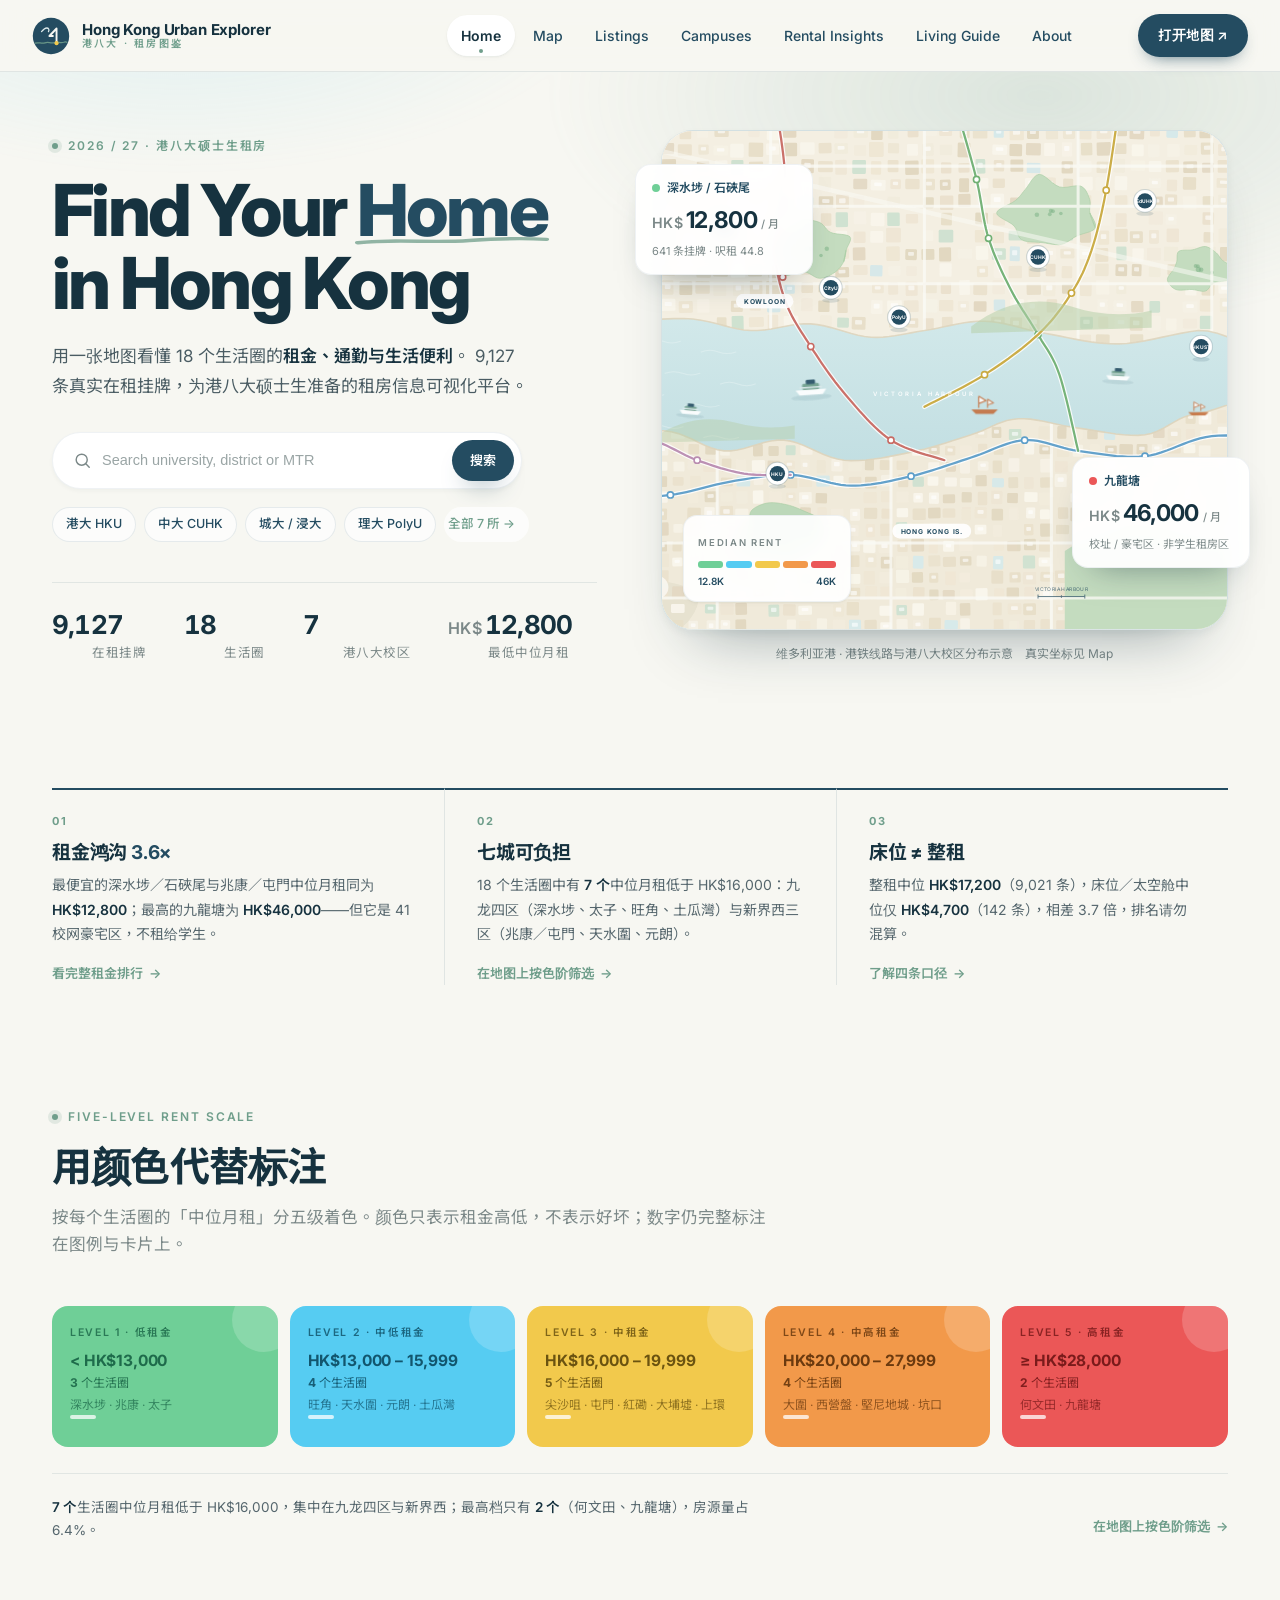
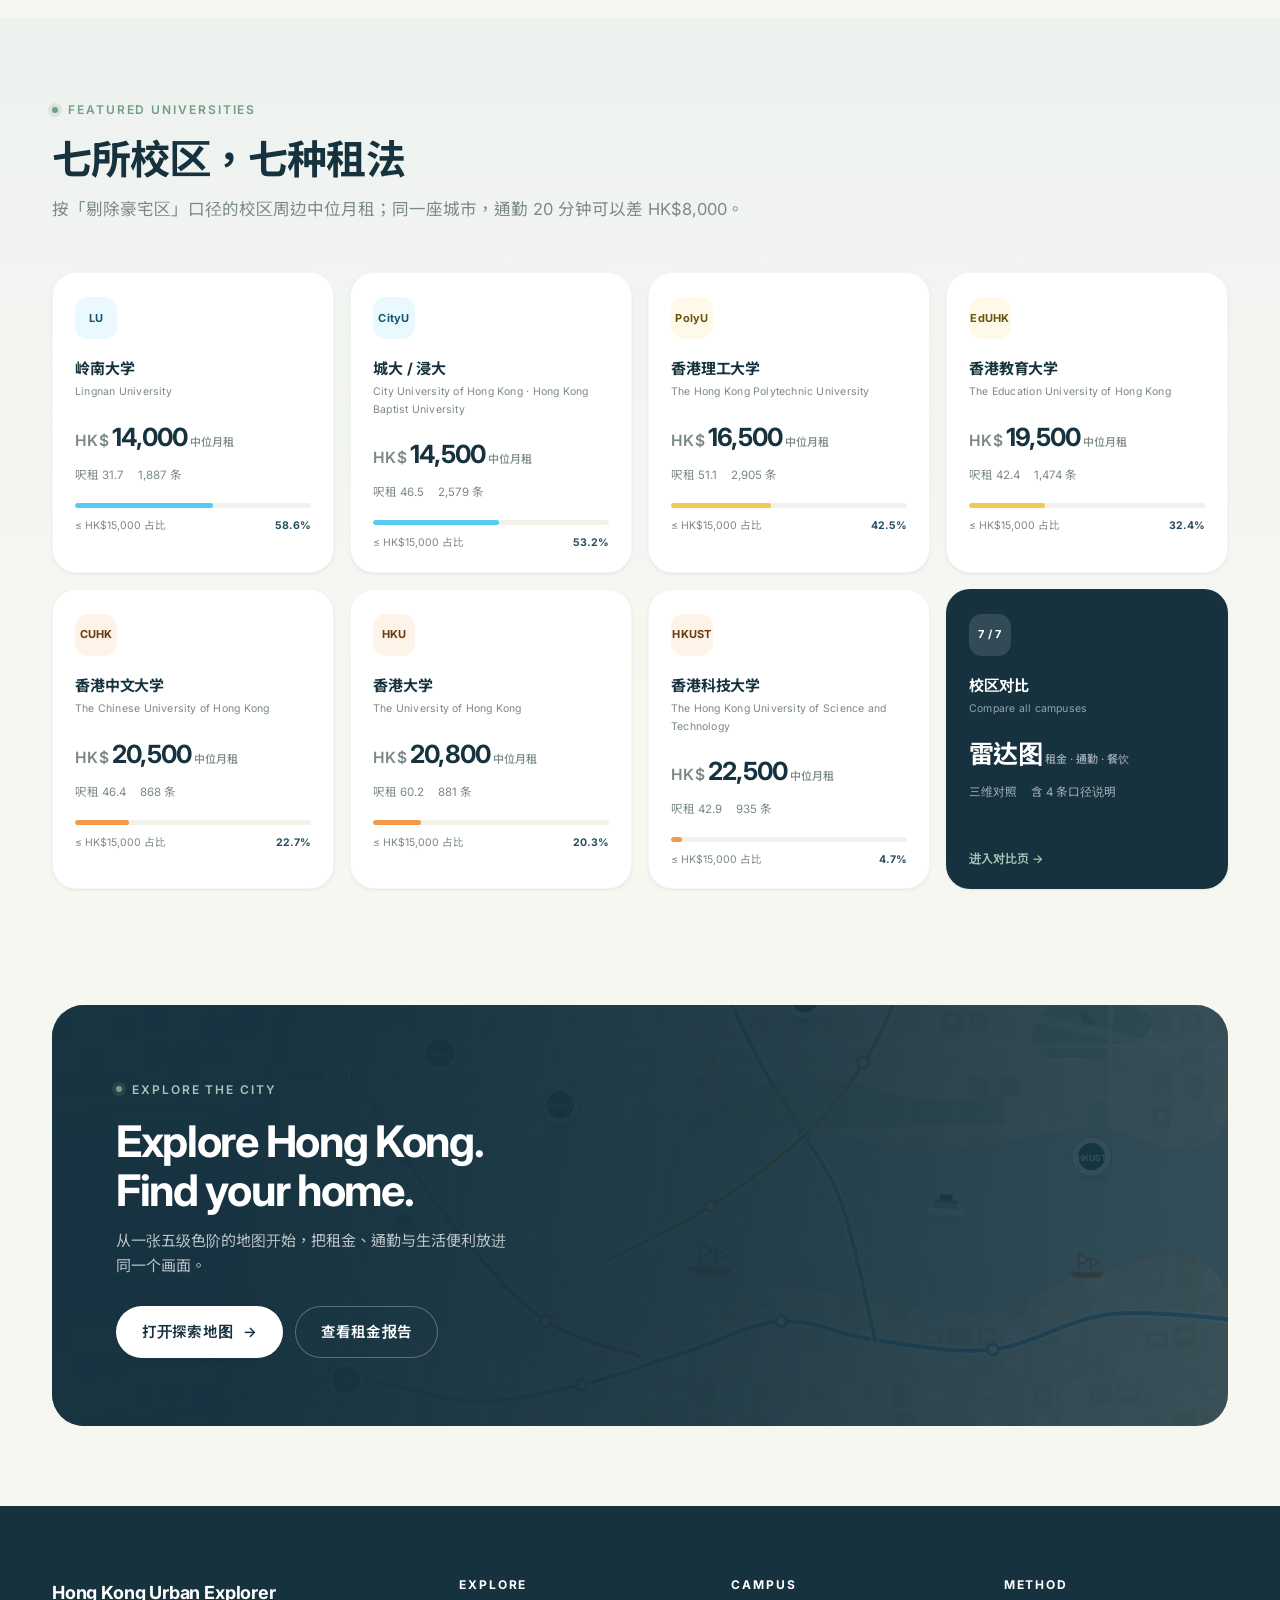
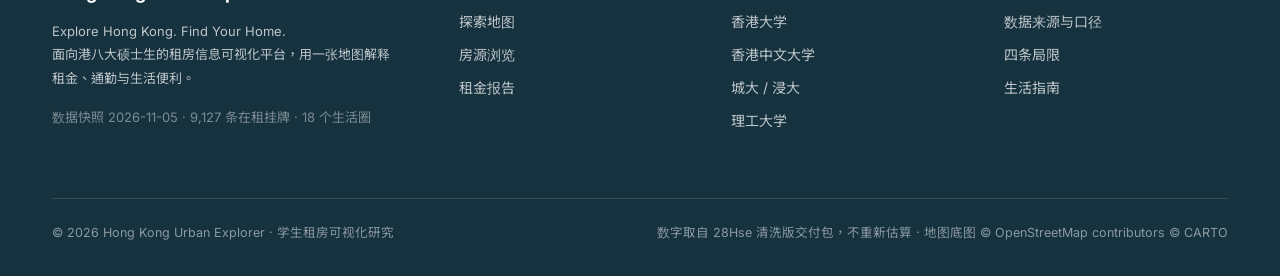
<file: index.html>
<!DOCTYPE html>
<html lang="zh-HK">
<head>
<meta charset="utf-8">
<meta name="viewport" content="width=device-width, initial-scale=1">
<title>Hong Kong Urban Explorer · 港八大租房图鉴</title>
<meta name="description" content="用一张地图看懂香港 18 个生活圈的租金、通勤与生活便利，为港八大硕士生准备的租房信息可视化平台。">
<link rel="stylesheet" href="assets/css/base.css">
<link rel="stylesheet" href="assets/css/home.css">
<link rel="icon" href="data:image/svg+xml,%3Csvg xmlns='http://www.w3.org/2000/svg' viewBox='0 0 48 48'%3E%3Ccircle cx='24' cy='24' r='23' fill='%23244C61'/%3E%3Cpath d='M31 33V14.5l-9 9.5h4.4' stroke='%23F7F7F2' stroke-width='3' fill='none' stroke-linejoin='round'/%3E%3C/svg%3E">
</head>
<body>
<header data-nav></header>

<main>
  <!-- ================= HERO ================= -->
  <section class="hero">
    <div class="hero__glow" aria-hidden="true"></div>
    <div class="wrap hero__grid">
      <div class="hero__copy">
        <span class="eyebrow">2026 / 27 · 港八大硕士生租房</span>
        <h1 class="hero__title">
          Find Your <span class="hl">Home</span><br>
          in Hong Kong
        </h1>
        <p class="hero__lede">
          用一张地图看懂 18 个生活圈的<strong>租金、通勤与生活便利</strong>。
          9,127 条真实在租挂牌，为港八大硕士生准备的租房信息可视化平台。
        </p>

        <form class="search" role="search" onsubmit="location.href='map.html';return false;">
          <span class="search__icon" aria-hidden="true">
            <svg viewBox="0 0 24 24" fill="none" stroke="currentColor" stroke-width="1.8"><circle cx="11" cy="11" r="7"/><path d="m16.5 16.5 4 4" stroke-linecap="round"/></svg>
          </span>
          <input class="search__input" type="search" placeholder="Search university, district or MTR" aria-label="搜索学校、地区或地点">
          <button class="btn btn--primary btn--sm search__btn" type="submit">搜索</button>
        </form>

        <div class="hero__chips" aria-label="快速入口">
          <a class="quick" href="campus.html?c=HKU">港大 HKU</a>
          <a class="quick" href="campus.html?c=CUHK">中大 CUHK</a>
          <a class="quick" href="campus.html?c=CityU%2FHKBU">城大 / 浸大</a>
          <a class="quick" href="campus.html?c=PolyU">理大 PolyU</a>
          <a class="quick quick--more" href="campus.html">全部 7 所 →</a>
        </div>

        <dl class="hero__stats">
          <div class="stat">
            <dt class="stat__value num" data-count="9127">9,127</dt>
            <dd class="stat__label">在租挂牌</dd>
          </div>
          <div class="stat">
            <dt class="stat__value num" data-count="18">18</dt>
            <dd class="stat__label">生活圈</dd>
          </div>
          <div class="stat">
            <dt class="stat__value num" data-count="7">7</dt>
            <dd class="stat__label">港八大校区</dd>
          </div>
          <div class="stat">
            <dt class="stat__value num"><span class="hk">HK$</span>12,800</dt>
            <dd class="stat__label">最低中位月租</dd>
          </div>
        </dl>
      </div>

      <div class="hero__art">
        <div class="map-sheet" id="heroSheet">
          <div class="map-sheet__ticks"><span></span><span></span><span></span><span></span></div>
          <div class="hero__poster" id="posterHost"></div>
        </div>

        <div class="float-card float-card--a" data-level="1">
            <div class="float-card__top"><i class="dot" style="background:#6FCF97"></i><span>深水埗 / 石硤尾</span></div>
            <div class="float-card__value"><span class="hk">HK$</span>12,800<span class="unit">/ 月</span></div>
            <div class="float-card__meta">641 条挂牌 · 呎租 44.8</div>
          </div>

          <div class="float-card float-card--b" data-level="5">
            <div class="float-card__top"><i class="dot" style="background:#EB5757"></i><span>九龍塘</span></div>
            <div class="float-card__value"><span class="hk">HK$</span>46,000<span class="unit">/ 月</span></div>
            <div class="float-card__meta">校址 / 豪宅区 · 非学生租房区</div>
          </div>

          <div class="float-legend">
            <span class="float-legend__title">Median rent</span>
            <div class="float-legend__bar">
              <i style="background:#6FCF97"></i><i style="background:#56CCF2"></i><i style="background:#F2C94C"></i><i style="background:#F2994A"></i><i style="background:#EB5757"></i>
            </div>
            <div class="float-legend__ends"><span>12.8K</span><span>46K</span></div>
          </div>

        <p class="hero__caption">维多利亚港 · 港铁线路与港八大校区分布示意　<span class="muted">现实坐标见 Explore Map</span></p>
      </div>
    </div>
  </section>

  <!-- ================= KEY FINDINGS ================= -->
  <section class="section section--tight" id="findings">
    <div class="wrap">
      <div class="findings">
        <article class="find reveal">
          <span class="find__idx">01</span>
          <h3>租金鸿沟 <span class="num">3.6×</span></h3>
          <p>最便宜的深水埗／石硤尾与兆康／屯門中位月租同为 <b>HK$12,800</b>；最高的九龍塘为 <b>HK$46,000</b>——但它是 41 校网豪宅区，不租给学生。</p>
          <a class="link-arrow" href="insights.html">看完整租金排行 <span>→</span></a>
        </article>
        <article class="find reveal">
          <span class="find__idx">02</span>
          <h3>七城可负担</h3>
          <p>18 个生活圈中有 <b>7 个</b>中位月租低于 HK$16,000：九龙四区（深水埗、太子、旺角、土瓜灣）与新界西三区（兆康／屯門、天水圍、元朗）。</p>
          <a class="link-arrow" href="map.html">在地图上按色阶筛选 <span>→</span></a>
        </article>
        <article class="find reveal">
          <span class="find__idx">03</span>
          <h3>床位 ≠ 整租</h3>
          <p>整租中位 <b>HK$17,200</b>（9,021 条），床位／太空舱中位仅 <b>HK$4,700</b>（142 条），相差 3.7 倍，排名请勿混算。</p>
          <a class="link-arrow" href="about.html#caveats">了解四条口径 <span>→</span></a>
        </article>
      </div>
    </div>
  </section>

  <!-- ================= LEVEL LEGEND ================= -->
  <section class="section" id="scale">
    <div class="wrap">
      <div class="section-head">
        <span class="eyebrow">Five-level rent scale</span>
        <h2>用颜色代替标注</h2>
        <p>按每个生活圈的「中位月租」分五级着色。颜色只表示租金高低，不表示好坏；数字仍完整标注在图例与卡片上。</p>
      </div>

      <div class="scale" id="scaleRail"></div>

      <div class="scale-foot" id="scaleFoot"></div>
    </div>
  </section>

  <!-- ================= UNIVERSITIES ================= -->
  <section class="section" id="universities" style="background:linear-gradient(180deg,rgba(220,233,234,.34),rgba(220,233,234,0) 70%)">
    <div class="wrap">
      <div class="section-head">
        <span class="eyebrow">Featured universities</span>
        <h2>七所校区，七种租法</h2>
        <p>按「剔除豪宅区」口径的校区周边中位月租；同一座城市，通勤 20 分钟可以差 HK$8,000。</p>
      </div>
      <div class="uni-grid" id="uniGrid"></div>
    </div>
  </section>

  <!-- ================= CTA ================= -->
  <section class="section section--tight">
    <div class="wrap">
      <div class="cta">
        <div class="cta__bg" id="ctaPoster" aria-hidden="true"></div>
        <div class="cta__inner">
          <span class="eyebrow" style="color:#A8C4B6">Explore the city</span>
          <h2>Explore Hong Kong.<br>Find your home.</h2>
          <p>从一张五级色阶的地图开始，把租金、通勤与生活便利放进同一个画面。</p>
          <div class="cta__actions">
            <a class="btn btn--light" href="map.html">打开探索地图 <span class="btn__arrow">→</span></a>
            <a class="btn btn--ghost" style="color:#fff;box-shadow:inset 0 0 0 1px rgba(255,255,255,.28)" href="insights.html">查看租金报告</a>
          </div>
        </div>
      </div>
    </div>
  </section>
</main>

<footer data-footer></footer>

<script src="data/meta.js"></script>
<script src="data/areas.js"></script>
<script src="data/campuses.js"></script>
<script src="assets/js/app.js"></script>
<script src="assets/js/art.js"></script>
<script src="assets/js/home.js"></script>
</body>
</html>
</file>
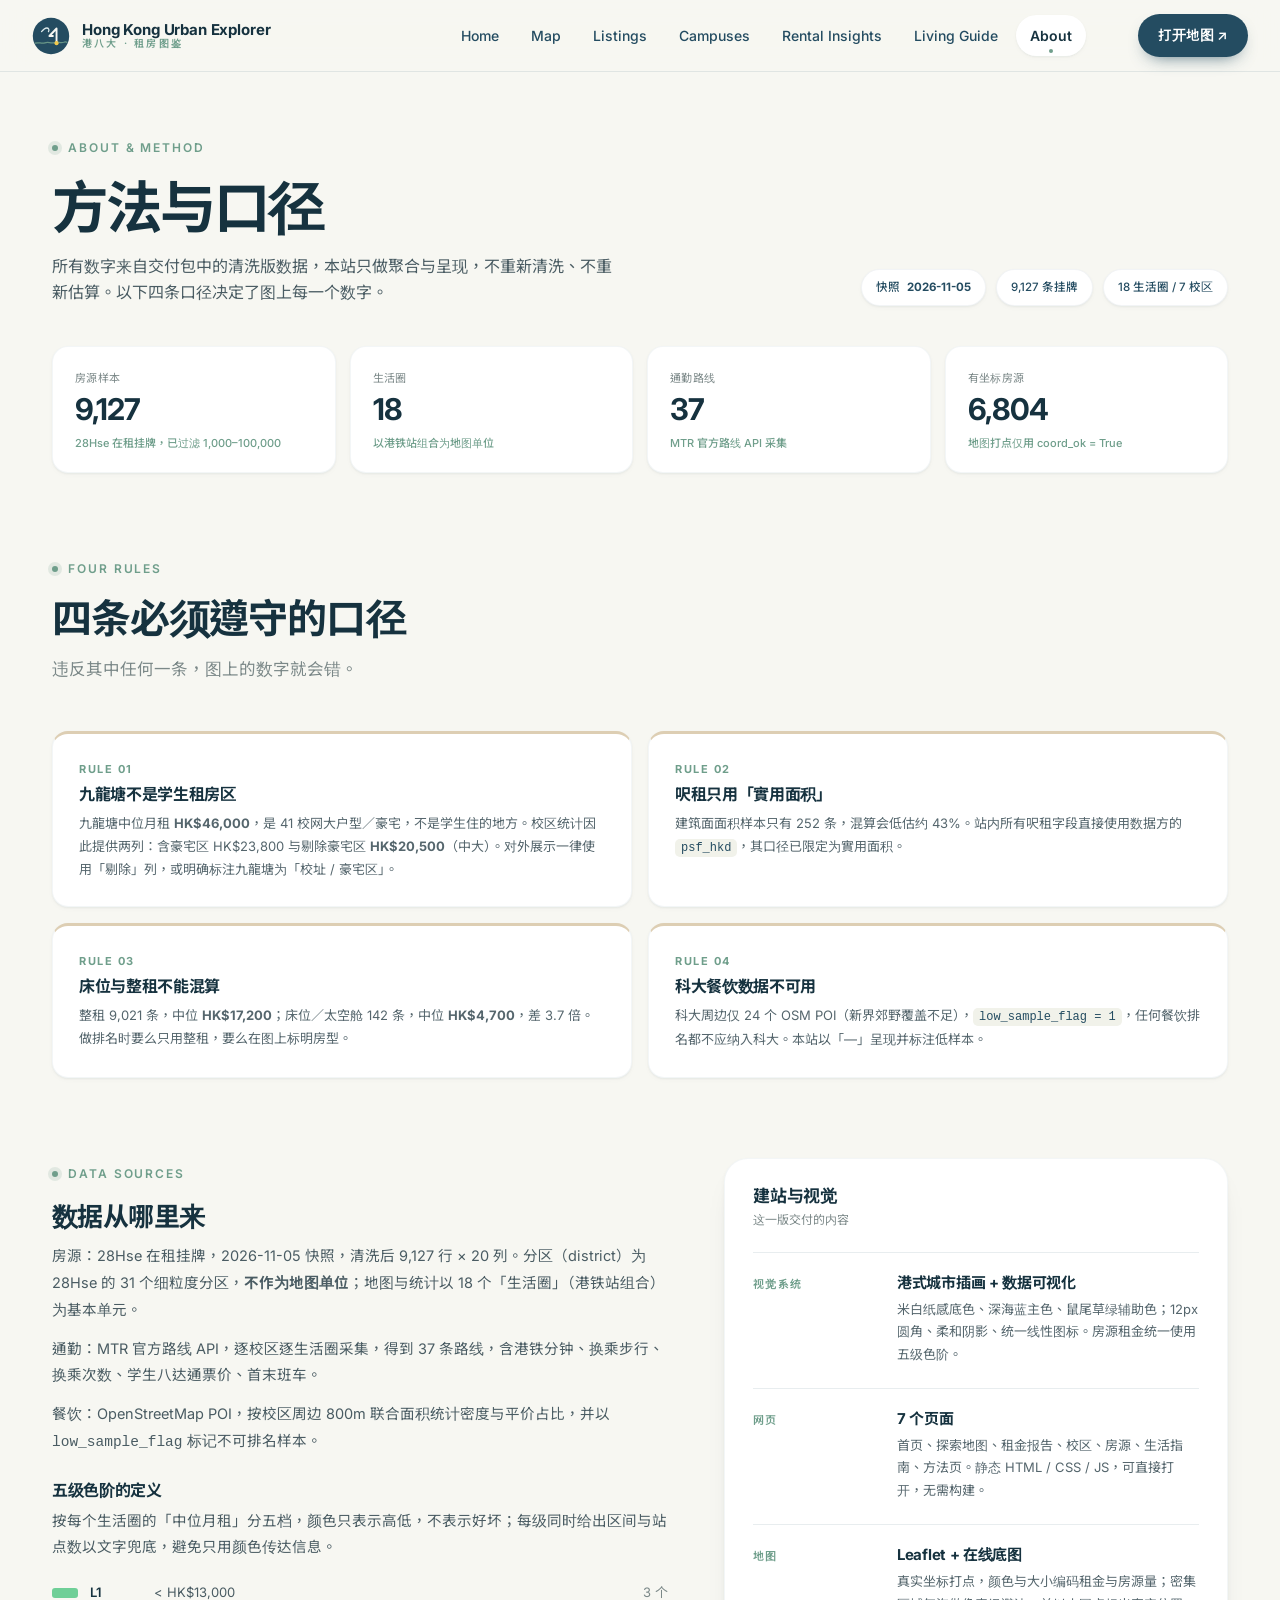
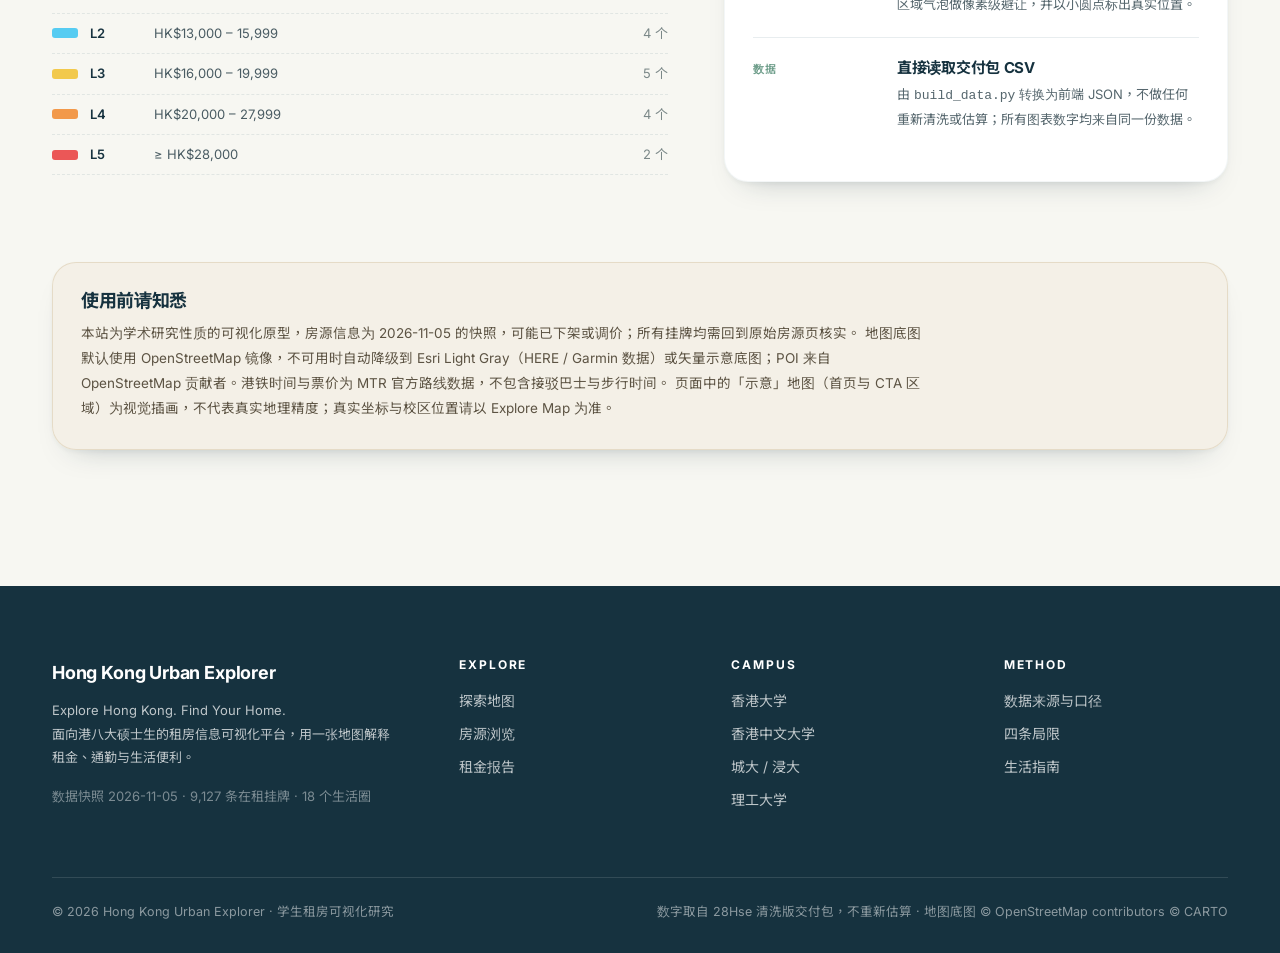
<file: about.html>
﻿<!DOCTYPE html>
<html lang="zh-HK">
<head>
<meta charset="utf-8">
<meta name="viewport" content="width=device-width, initial-scale=1">
<title>About & Method · 方法与口径 · Hong Kong Urban Explorer</title>
<link rel="stylesheet" href="assets/css/base.css">
<link rel="stylesheet" href="assets/css/pages.css">
</head>
<body>
<header data-nav></header>

<main>
  <section class="page-head">
    <div class="wrap page-head__inner">
      <div>
        <span class="eyebrow">About &amp; method</span>
        <h1>方法与口径</h1>
        <p>所有数字来自交付包中的清洗版数据，本站只做聚合与呈现，不重新清洗、不重新估算。以下四条口径决定了图上每一个数字。</p>
      </div>
      <div class="page-head__meta">
        <span class="meta-chip">快照 <b>2026-11-05</b></span>
        <span class="meta-chip">9,127 条挂牌</span>
        <span class="meta-chip">18 生活圈 / 7 校区</span>
      </div>
    </div>
  </section>

  <section class="section section--tight" style="padding-top:0">
    <div class="wrap">
      <div class="tiles">
        <div class="tile"><div class="tile__label">房源样本</div><div class="tile__value">9,127</div><div class="tile__note">28Hse 在租挂牌，已过滤 1,000–100,000</div></div>
        <div class="tile"><div class="tile__label">生活圈</div><div class="tile__value">18</div><div class="tile__note">以港铁站组合为地图单位</div></div>
        <div class="tile"><div class="tile__label">通勤路线</div><div class="tile__value">37</div><div class="tile__note">MTR 官方路线 API 采集</div></div>
        <div class="tile"><div class="tile__label">有坐标房源</div><div class="tile__value">6,804</div><div class="tile__note">地图打点仅用 coord_ok = True</div></div>
      </div>
    </div>
  </section>

  <section class="section section--tight" id="caveats">
    <div class="wrap">
      <div class="section-head">
        <span class="eyebrow">Four rules</span>
        <h2>四条必须遵守的口径</h2>
        <p>违反其中任何一条，图上的数字就会错。</p>
      </div>
      <div class="caveat-grid">
        <article class="caveat reveal">
          <div class="caveat__num">RULE 01</div>
          <h3>九龍塘不是学生租房区</h3>
          <p>九龍塘中位月租 <b>HK$46,000</b>，是 41 校网大户型／豪宅，不是学生住的地方。校区统计因此提供两列：含豪宅区 HK$23,800 与剔除豪宅区 <b>HK$20,500</b>（中大）。对外展示一律使用「剔除」列，或明确标注九龍塘为「校址 / 豪宅区」。</p>
        </article>
        <article class="caveat reveal">
          <div class="caveat__num">RULE 02</div>
          <h3>呎租只用「實用面积」</h3>
          <p>建筑面面积样本只有 252 条，混算会低估约 43%。站内所有呎租字段直接使用数据方的 <code>psf_hkd</code>，其口径已限定为實用面积。</p>
        </article>
        <article class="caveat reveal">
          <div class="caveat__num">RULE 03</div>
          <h3>床位与整租不能混算</h3>
          <p>整租 9,021 条，中位 <b>HK$17,200</b>；床位／太空舱 142 条，中位 <b>HK$4,700</b>，差 3.7 倍。做排名时要么只用整租，要么在图上标明房型。</p>
        </article>
        <article class="caveat reveal">
          <div class="caveat__num">RULE 04</div>
          <h3>科大餐饮数据不可用</h3>
          <p>科大周边仅 24 个 OSM POI（新界郊野覆盖不足），<code>low_sample_flag = 1</code>，任何餐饮排名都不应纳入科大。本站以「—」呈现并标注低样本。</p>
        </article>
      </div>
    </div>
  </section>

  <section class="section section--tight">
    <div class="wrap split split--about">
      <div class="prose">
        <span class="eyebrow">Data sources</span>
        <h2>数据从哪里来</h2>
        <p>房源：28Hse 在租挂牌，2026-11-05 快照，清洗后 9,127 行 × 20 列。分区（district）为 28Hse 的 31 个细粒度分区，<b>不作为地图单位</b>；地图与统计以 18 个「生活圈」（港铁站组合）为基本单元。</p>
        <p>通勤：MTR 官方路线 API，逐校区逐生活圈采集，得到 37 条路线，含港铁分钟、换乘步行、换乘次数、学生八达通票价、首末班车。</p>
        <p>餐饮：OpenStreetMap POI，按校区周边 800m 联合面积统计密度与平价占比，并以 <code>low_sample_flag</code> 标记不可排名样本。</p>
        <h3>五级色阶的定义</h3>
        <p>按每个生活圈的「中位月租」分五档，颜色只表示高低，不表示好坏；每级同时给出区间与站点数以文字兜底，避免只用颜色传达信息。</p>
        <div id="levelRows" style="margin-top:8px"></div>
      </div>

      <div class="panel-card">
        <div class="panel-card__head">
          <div>
            <h3>建站与视觉</h3>
            <p>这一版交付的内容</p>
          </div>
        </div>
        <div class="tl-steps">
          <div class="tl-step">
            <div class="tl-step__when">视觉系统</div>
            <div><h4>港式城市插画 + 数据可视化</h4><p>米白纸感底色、深海蓝主色、鼠尾草绿辅助色；12px 圆角、柔和阴影、统一线性图标。房源租金统一使用五级色阶。</p></div>
          </div>
          <div class="tl-step">
            <div class="tl-step__when">网页</div>
            <div><h4>7 个页面</h4><p>首页、探索地图、租金报告、校区、房源、生活指南、方法页。静态 HTML / CSS / JS，可直接打开，无需构建。</p></div>
          </div>
          <div class="tl-step">
            <div class="tl-step__when">地图</div>
            <div><h4>Leaflet + 在线底图</h4><p>真实坐标打点，颜色与大小编码租金与房源量；密集区域气泡做像素级避让，并以小圆点标出真实位置。</p></div>
          </div>
          <div class="tl-step">
            <div class="tl-step__when">数据</div>
            <div><h4>直接读取交付包 CSV</h4><p>由 <code>build_data.py</code> 转换为前端 JSON，不做任何重新清洗或估算；所有图表数字均来自同一份数据。</p></div>
          </div>
        </div>
      </div>
    </div>
  </section>

  <section class="section section--tight" style="padding-bottom:96px">
    <div class="wrap">
      <div class="panel-card" style="background:rgba(239,230,214,.4);border-color:rgba(221,206,179,.6)">
        <h3 style="font-size:18px;margin-bottom:10px">使用前请知悉</h3>
        <p style="font-size:13.5px;line-height:1.85;color:#5c5343;max-width:840px">
          本站为学术研究性质的可视化原型，房源信息为 2026-11-05 的快照，可能已下架或调价；所有挂牌均需回到原始房源页核实。
          地图底图默认使用 OpenStreetMap 镜像，不可用时自动降级到 Esri Light Gray（HERE / Garmin 数据）或矢量示意底图；POI 来自 OpenStreetMap 贡献者。港铁时间与票价为 MTR 官方路线数据，不包含接驳巴士与步行时间。
          页面中的「示意」地图（首页与 CTA 区域）为视觉插画，不代表真实地理精度；真实坐标与校区位置请以 Explore Map 为准。
        </p>
      </div>
    </div>
  </section>
</main>

<footer data-footer></footer>

<script src="data/meta.js"></script>
<script src="data/areas.js"></script>
<script src="data/campuses.js"></script>
<script src="assets/js/app.js"></script>
<script>
(function () {
  const { data, fmt } = window.HKUE;
  document.querySelector("#levelRows").innerHTML = data.meta.levels.map((l) => `
    <div style="display:flex;align-items:center;gap:12px;padding:9px 0;border-bottom:1px dashed var(--line);font-size:13px">
      <i style="width:26px;height:10px;border-radius:3px;background:${l.color};display:block"></i>
      <span style="width:52px;font-weight:600;color:var(--ink-deep)">L${l.level}</span>
      <span style="flex:1;color:#4A5C63">${l.range}</span>
      <span style="color:var(--muted)">${data.meta.levelsCount[String(l.level)]} 个</span>
    </div>`).join("");
})();
</script>
</body>
</html>
</file>
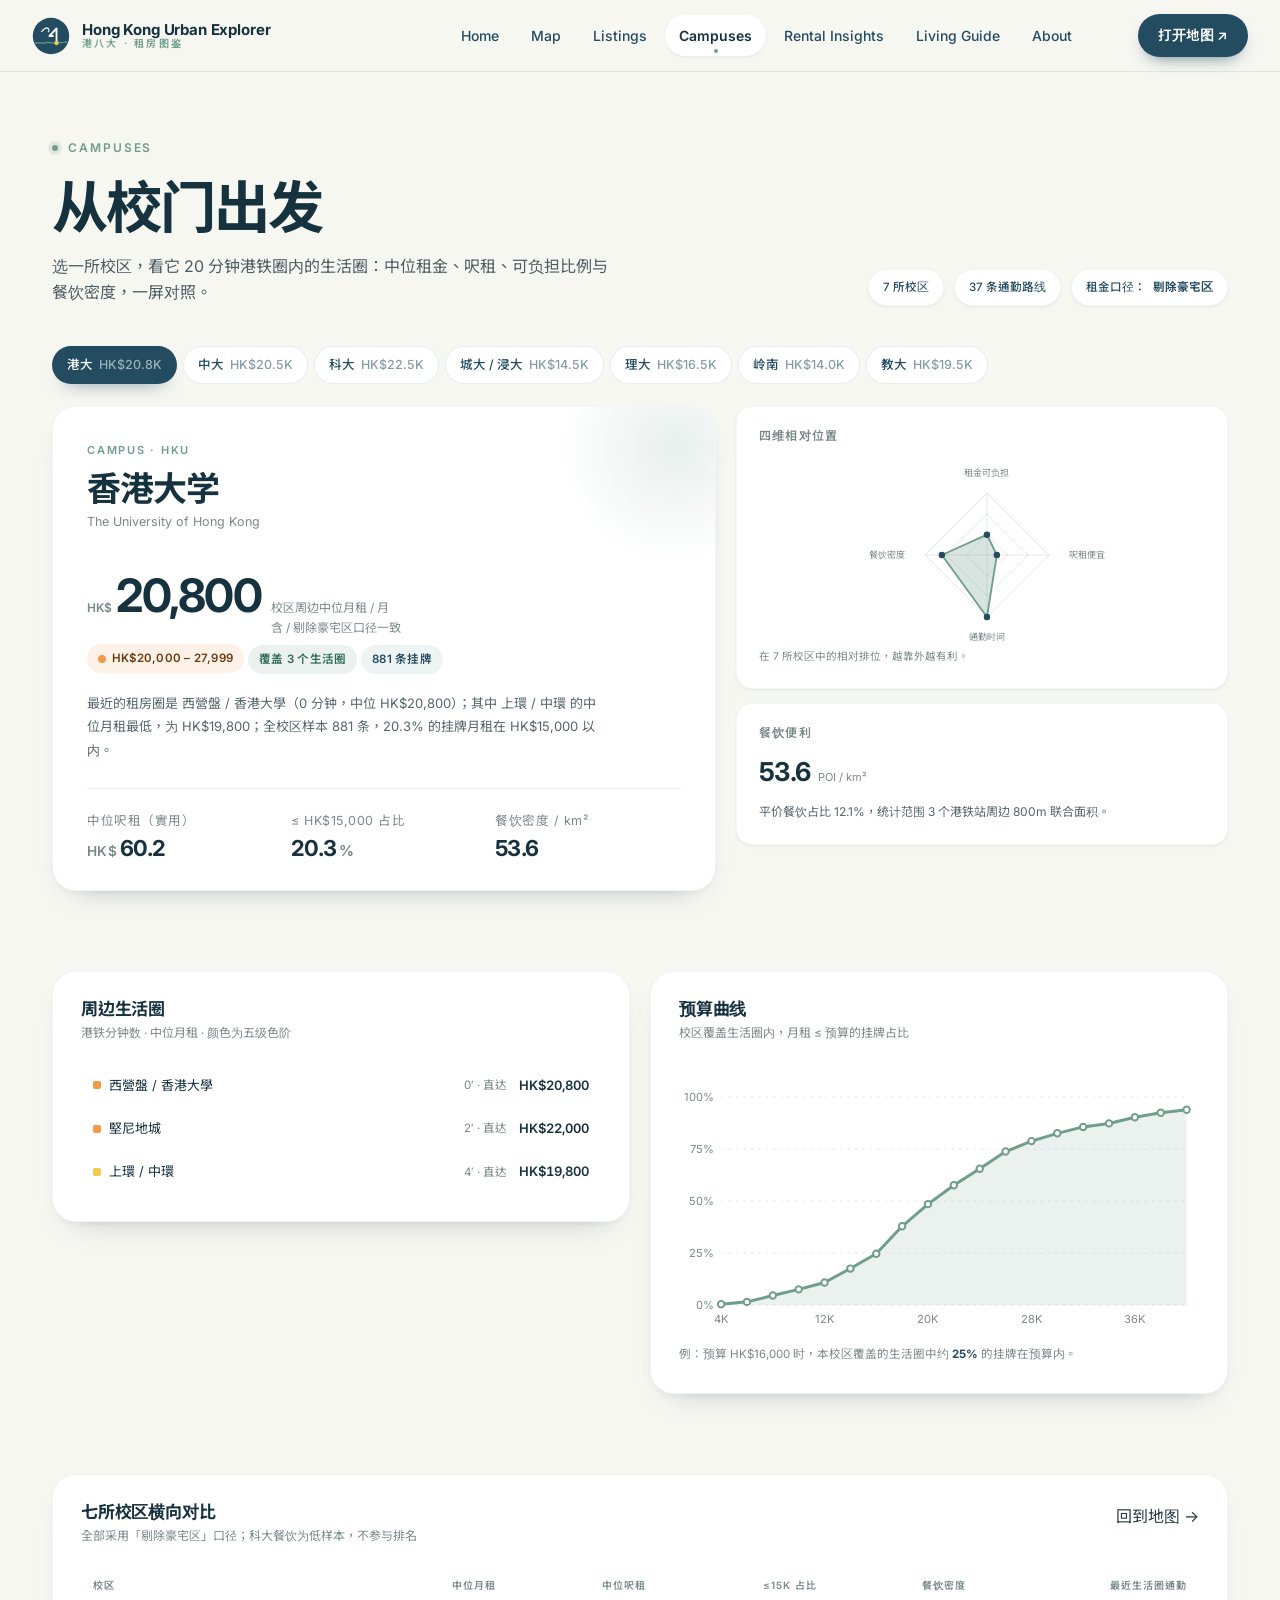
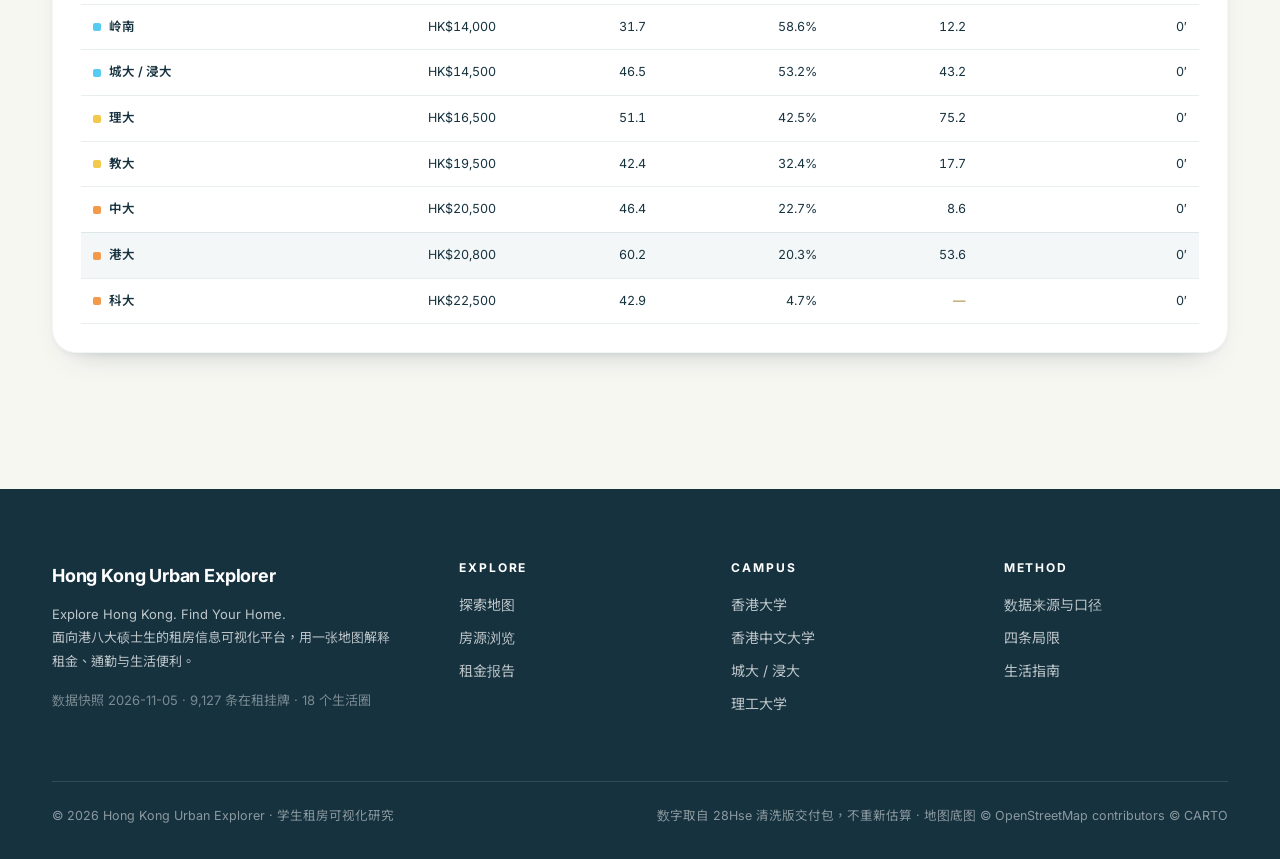
<file: campus.html>
﻿<!DOCTYPE html>
<html lang="zh-HK">
<head>
<meta charset="utf-8">
<meta name="viewport" content="width=device-width, initial-scale=1">
<title>Campuses · 校区 · Hong Kong Urban Explorer</title>
<link rel="stylesheet" href="assets/css/base.css">
<link rel="stylesheet" href="assets/css/pages.css">
</head>
<body>
<header data-nav></header>

<main>
  <section class="page-head">
    <div class="wrap page-head__inner">
      <div>
        <span class="eyebrow">Campuses</span>
        <h1>从校门出发</h1>
        <p>选一所校区，看它 20 分钟港铁圈内的生活圈：中位租金、呎租、可负担比例与餐饮密度，一屏对照。</p>
      </div>
      <div class="page-head__meta">
        <span class="meta-chip">7 所校区</span>
        <span class="meta-chip">37 条通勤路线</span>
        <span class="meta-chip">租金口径：<b>剔除豪宅区</b></span>
      </div>
    </div>
  </section>

  <section class="section section--tight" style="padding-top:0">
    <div class="wrap">
      <div class="tabs" id="campusTabs" style="margin-bottom:22px"></div>
      <div class="campus-hero">
        <article class="campus-main" id="campusMain"></article>
        <div class="campus-side" id="campusSide"></div>
      </div>
    </div>
  </section>

  <section class="section section--tight">
    <div class="wrap split split--half">
      <div class="panel-card">
        <div class="panel-card__head">
          <div>
            <h3>周边生活圈</h3>
            <p>港铁分钟数 · 中位月租 · 颜色为五级色阶</p>
          </div>
        </div>
        <div class="pc-list" id="campusAreas"></div>
      </div>
      <div class="panel-card">
        <div class="panel-card__head">
          <div>
            <h3>预算曲线</h3>
            <p>校区覆盖生活圈内，月租 ≤ 预算的挂牌占比</p>
          </div>
        </div>
        <div id="budgetCurve"></div>
      </div>
    </div>
  </section>

  <section class="section section--tight" style="padding-bottom:96px">
    <div class="wrap">
      <div class="panel-card">
        <div class="panel-card__head">
          <div>
            <h3>七所校区横向对比</h3>
            <p>全部采用「剔除豪宅区」口径；科大餐饮为低样本，不参与排名</p>
          </div>
          <a class="link-arrow" href="map.html">回到地图 <span>→</span></a>
        </div>
        <div style="overflow-x:auto"><table class="compare-table" id="compareTable"></table></div>
      </div>
    </div>
  </section>
</main>

<footer data-footer></footer>

<script src="data/meta.js"></script>
<script src="data/areas.js"></script>
<script src="data/campuses.js"></script>
<script src="data/listings.js"></script>
<script src="assets/js/app.js"></script>
<script src="assets/js/campus.js"></script>
</body>
</html>
</file>
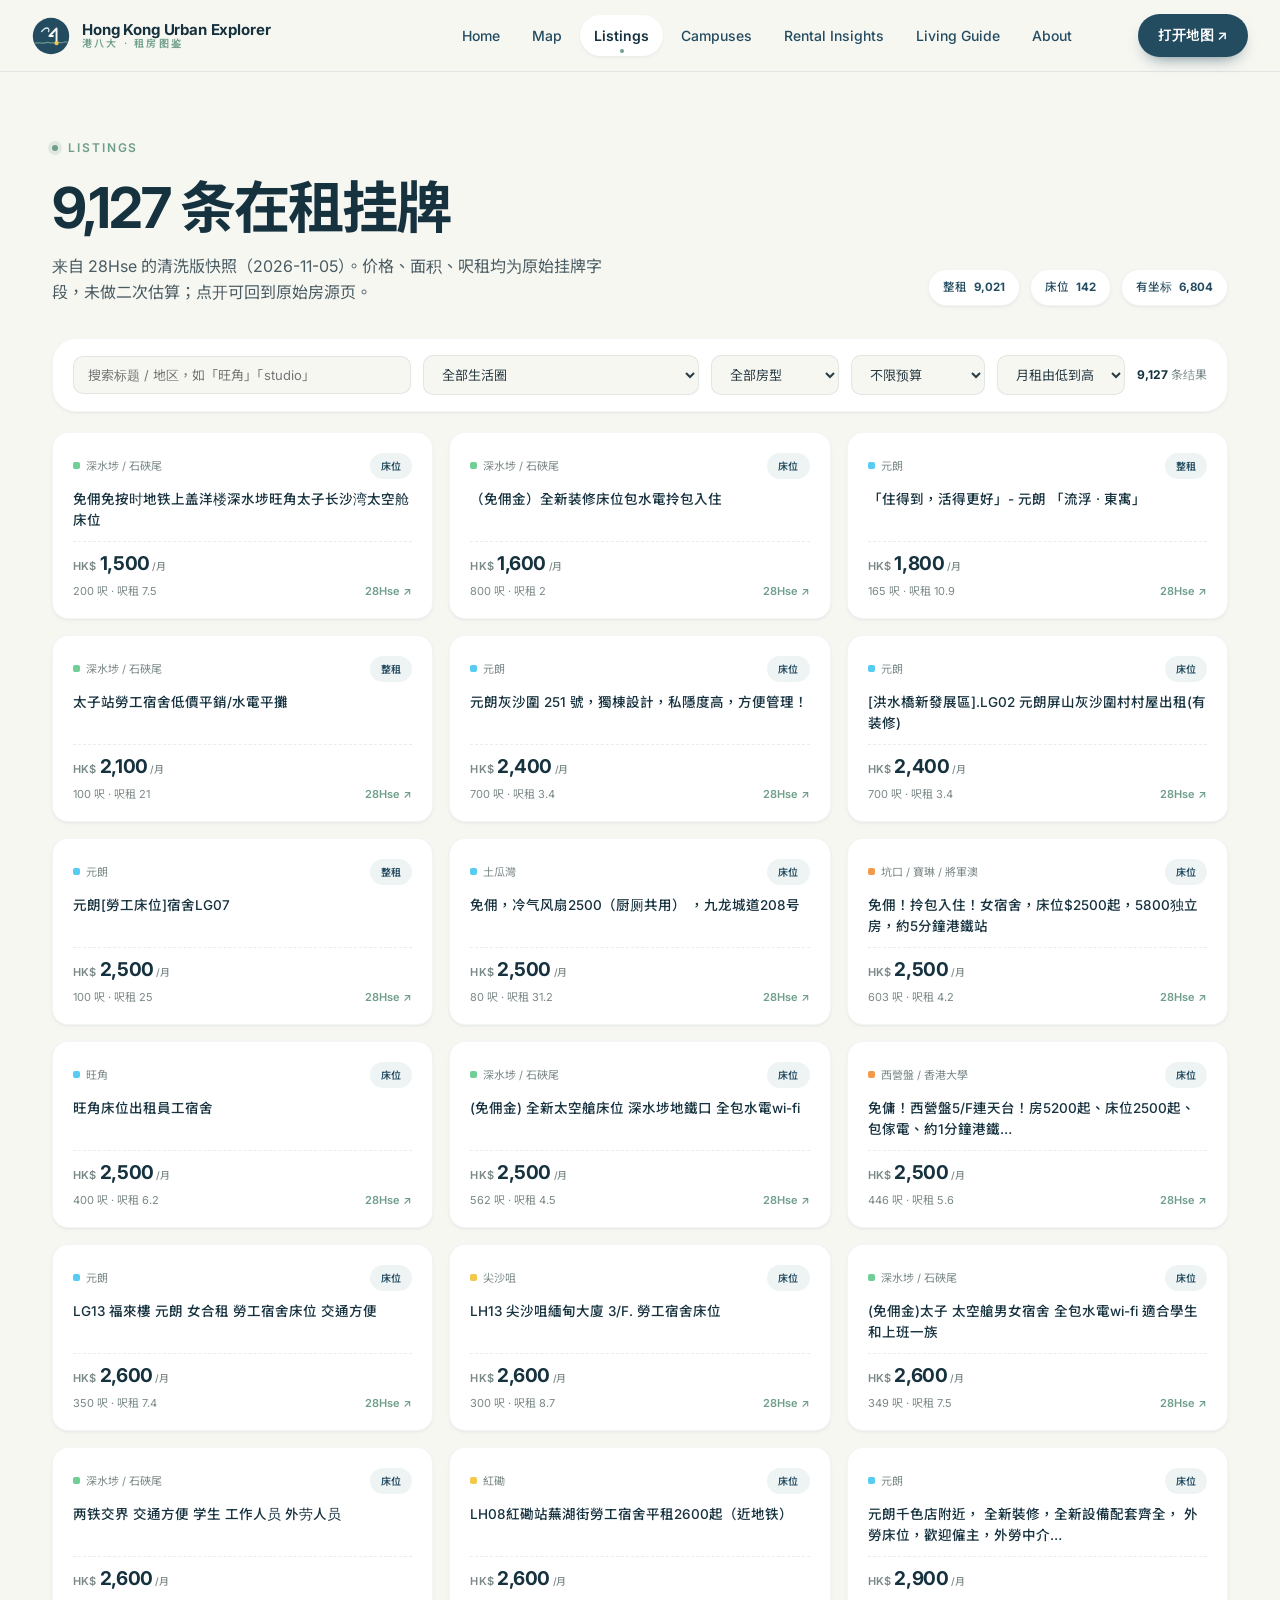
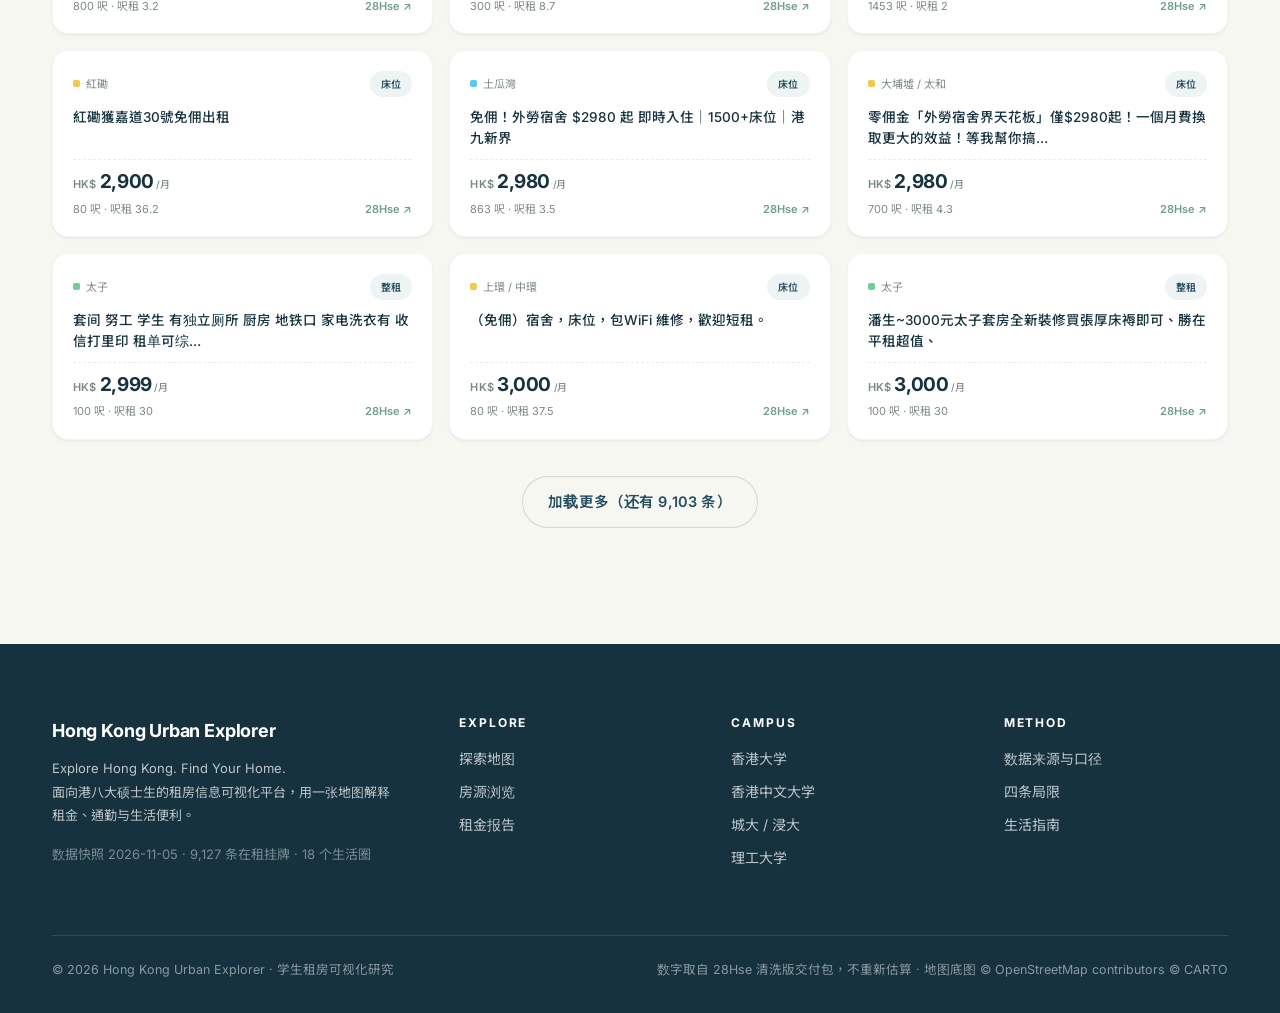
<file: explore.html>
<!DOCTYPE html>
<html lang="zh-HK">
<head>
<meta charset="utf-8">
<meta name="viewport" content="width=device-width, initial-scale=1">
<title>Listings · 房源 · Hong Kong Urban Explorer</title>
<link rel="stylesheet" href="assets/css/base.css">
<link rel="stylesheet" href="assets/css/pages.css">
</head>
<body>
<header data-nav></header>

<main>
  <section class="page-head" style="padding-bottom:24px">
    <div class="wrap page-head__inner">
      <div>
        <span class="eyebrow">Listings</span>
        <h1>9,127 条在租挂牌</h1>
        <p>来自 28Hse 的清洗版快照（2026-11-05）。价格、面积、呎租均为原始挂牌字段，未做二次估算；点开可回到原始房源页。</p>
      </div>
      <div class="page-head__meta">
        <span class="meta-chip">整租 <b>9,021</b></span>
        <span class="meta-chip">床位 <b>142</b></span>
        <span class="meta-chip">有坐标 <b>6,804</b></span>
      </div>
    </div>
  </section>

  <section class="section" style="padding-top:8px">
    <div class="wrap">
      <div class="filterbar">
        <input type="search" id="q" placeholder="搜索标题 / 地区，如「旺角」「studio」" aria-label="搜索房源">
        <select id="areaSel" aria-label="生活圈"><option value="">全部生活圈</option></select>
        <select id="typeSel" aria-label="房型">
          <option value="">全部房型</option>
          <option value="0">整租</option>
          <option value="1">床位 / 太空舱</option>
        </select>
        <select id="budgetSel" aria-label="预算">
          <option value="999999">不限预算</option>
          <option value="8000">≤ HK$8,000</option>
          <option value="12000">≤ HK$12,000</option>
          <option value="15000">≤ HK$15,000</option>
          <option value="20000">≤ HK$20,000</option>
          <option value="30000">≤ HK$30,000</option>
        </select>
        <select id="sortSel" aria-label="排序">
          <option value="price-asc">月租由低到高</option>
          <option value="price-desc">月租由高到低</option>
          <option value="psf-asc">呎租由低到高</option>
          <option value="size-desc">面积由大到小</option>
        </select>
        <span class="filterbar__count"><b id="count">—</b> 条结果</span>
      </div>

      <div class="lgrid" id="grid" style="margin-top:20px"></div>
      <div style="text-align:center;margin-top:36px">
        <button class="btn btn--ghost" id="more">加载更多</button>
      </div>
    </div>
  </section>
</main>

<footer data-footer></footer>

<script src="data/meta.js"></script>
<script src="data/areas.js"></script>
<script src="data/campuses.js"></script>
<script src="data/listings.js"></script>
<script src="assets/js/app.js"></script>
<script src="assets/js/explore.js"></script>
</body>
</html>
</file>
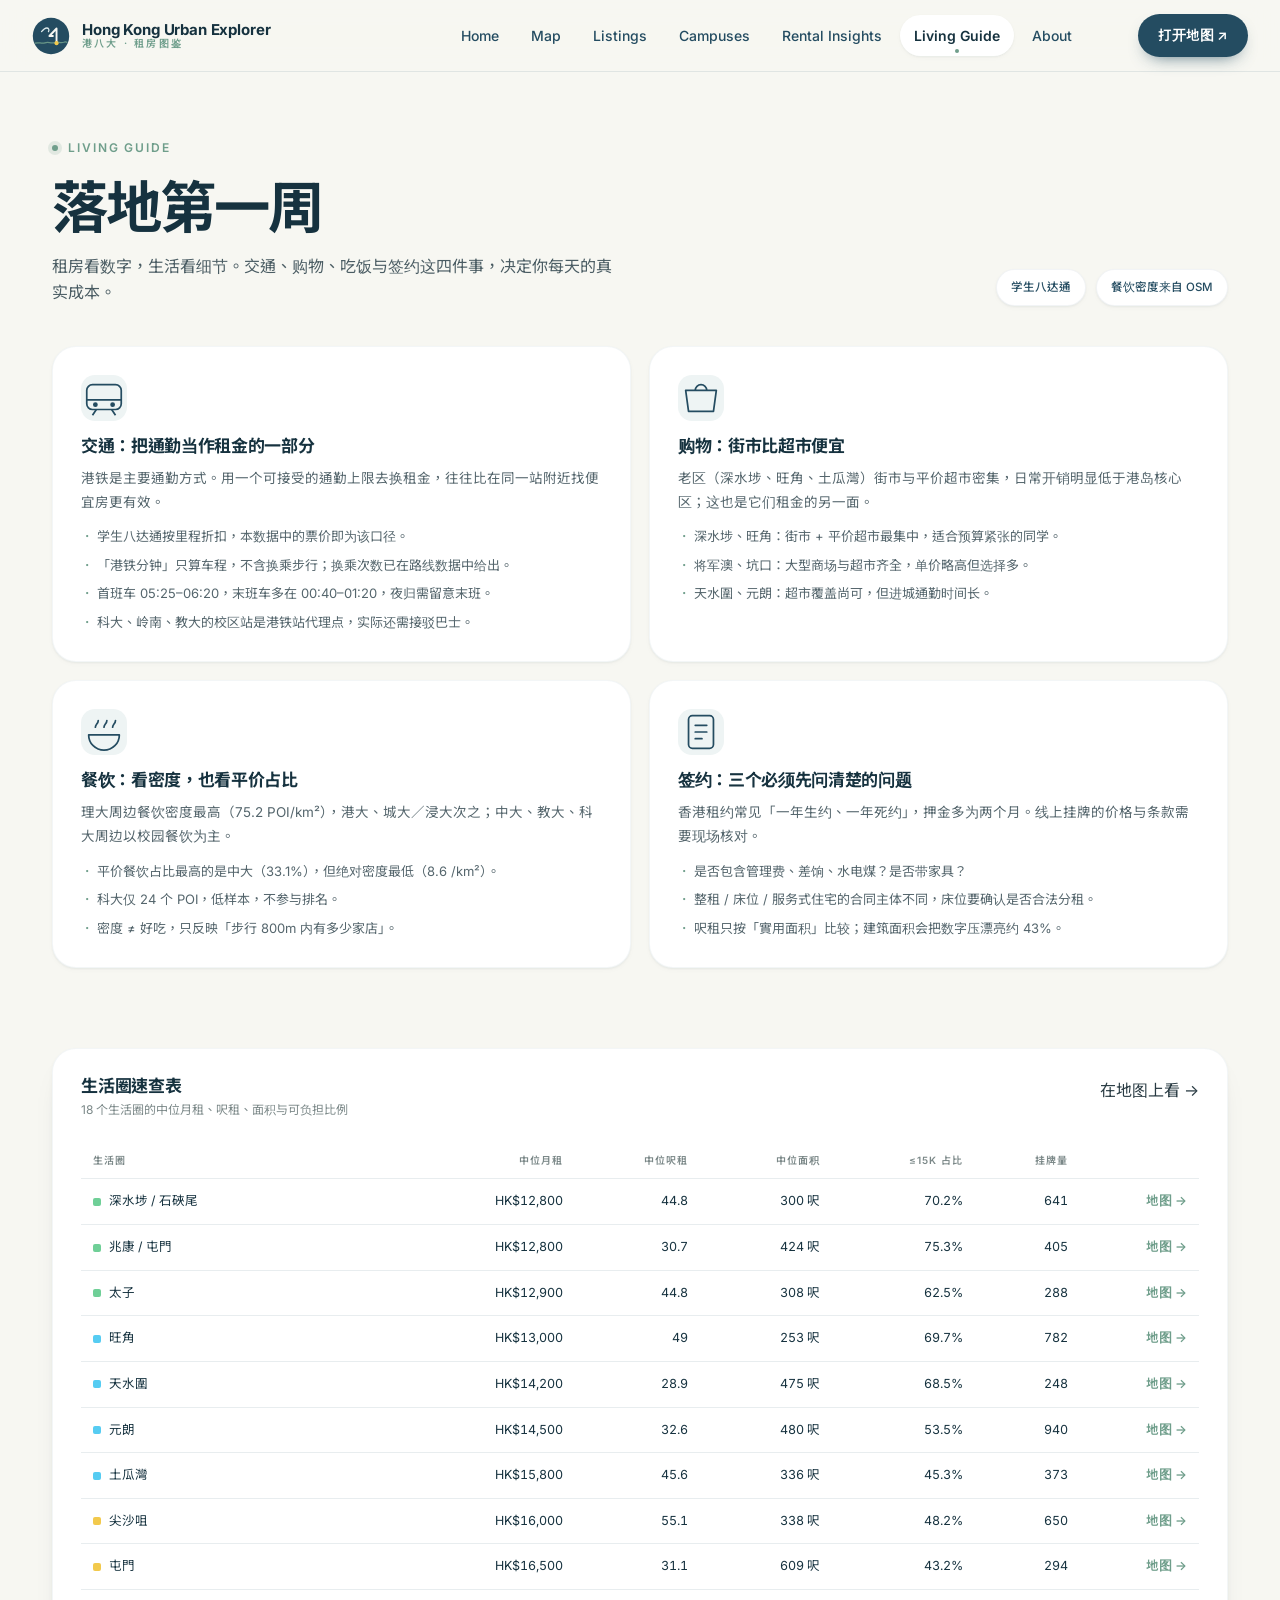
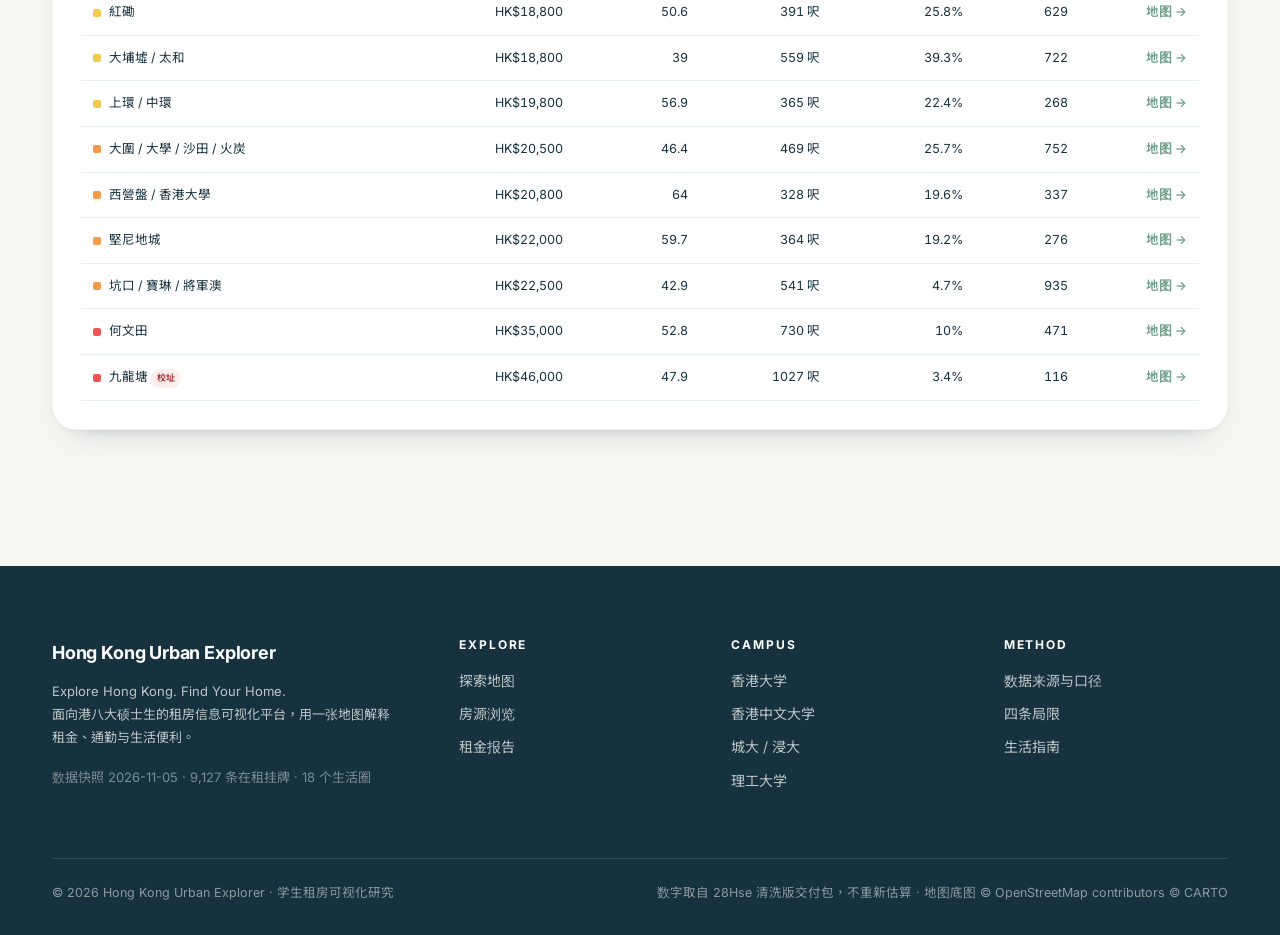
<file: guide.html>
<!DOCTYPE html>
<html lang="zh-HK">
<head>
<meta charset="utf-8">
<meta name="viewport" content="width=device-width, initial-scale=1">
<title>Living Guide · 生活指南 · Hong Kong Urban Explorer</title>
<link rel="stylesheet" href="assets/css/base.css">
<link rel="stylesheet" href="assets/css/pages.css">
</head>
<body>
<header data-nav></header>

<main>
  <section class="page-head">
    <div class="wrap page-head__inner">
      <div>
        <span class="eyebrow">Living guide</span>
        <h1>落地第一周</h1>
        <p>租房看数字，生活看细节。交通、购物、吃饭与签约这四件事，决定你每天的真实成本。</p>
      </div>
      <div class="page-head__meta">
        <span class="meta-chip">学生八达通</span>
        <span class="meta-chip">餐饮密度来自 OSM</span>
      </div>
    </div>
  </section>

  <section class="section section--tight" style="padding-top:0">
    <div class="wrap">
      <div class="guide-grid">
        <article class="gcard reveal">
          <div class="gcard__icon">
            <svg viewBox="0 0 48 48" fill="none" stroke="#244C61" stroke-width="1.8"><rect x="6" y="10" width="36" height="26" rx="6"/><path d="M6 26h36M16 36l-4 6M32 36l4 6"/><circle cx="15" cy="31" r="1.6" fill="#244C61"/><circle cx="33" cy="31" r="1.6" fill="#244C61"/></svg>
          </div>
          <h3>交通：把通勤当作租金的一部分</h3>
          <p>港铁是主要通勤方式。用一个可接受的通勤上限去换租金，往往比在同一站附近找便宜房更有效。</p>
          <ul>
            <li>学生八达通按里程折扣，本数据中的票价即为该口径。</li>
            <li>「港铁分钟」只算车程，不含换乘步行；换乘次数已在路线数据中给出。</li>
            <li>首班车 05:25–06:20，末班车多在 00:40–01:20，夜归需留意末班。</li>
            <li>科大、岭南、教大的校区站是港铁站代理点，实际还需接驳巴士。</li>
          </ul>
        </article>

        <article class="gcard reveal">
          <div class="gcard__icon">
            <svg viewBox="0 0 48 48" fill="none" stroke="#244C61" stroke-width="1.8"><path d="M8 16h32l-3 22H11z" stroke-linejoin="round"/><path d="M18 16a6 6 0 0 1 12 0"/></svg>
          </div>
          <h3>购物：街市比超市便宜</h3>
          <p>老区（深水埗、旺角、土瓜灣）街市与平价超市密集，日常开销明显低于港岛核心区；这也是它们租金的另一面。</p>
          <ul>
            <li>深水埗、旺角：街市 + 平价超市最集中，适合预算紧张的同学。</li>
            <li>将军澳、坑口：大型商场与超市齐全，单价略高但选择多。</li>
            <li>天水圍、元朗：超市覆盖尚可，但进城通勤时间长。</li>
          </ul>
        </article>

        <article class="gcard reveal">
          <div class="gcard__icon">
            <svg viewBox="0 0 48 48" fill="none" stroke="#244C61" stroke-width="1.8"><path d="M8 27h32a16 16 0 0 1-32 0z" stroke-linejoin="round"/><path d="M15 19c0-3 3-3.6 3-7M24 19c0-3 3-3.6 3-7M33 19c0-3 3-3.6 3-7" stroke-linecap="round"/></svg>
          </div>
          <h3>餐饮：看密度，也看平价占比</h3>
          <p>理大周边餐饮密度最高（75.2 POI/km²），港大、城大／浸大次之；中大、教大、科大周边以校园餐饮为主。</p>
          <ul>
            <li>平价餐饮占比最高的是中大（33.1%），但绝对密度最低（8.6 /km²）。</li>
            <li>科大仅 24 个 POI，低样本，不参与排名。</li>
            <li>密度 ≠ 好吃，只反映「步行 800m 内有多少家店」。</li>
          </ul>
        </article>

        <article class="gcard reveal">
          <div class="gcard__icon">
            <svg viewBox="0 0 48 48" fill="none" stroke="#244C61" stroke-width="1.8"><rect x="11" y="7" width="26" height="34" rx="4"/><path d="M18 17h12M18 24h12M18 31h7" stroke-linecap="round"/></svg>
          </div>
          <h3>签约：三个必须先问清楚的问题</h3>
          <p>香港租约常见「一年生约、一年死约」，押金多为两个月。线上挂牌的价格与条款需要现场核对。</p>
          <ul>
            <li>是否包含管理费、差饷、水电煤？是否带家具？</li>
            <li>整租 / 床位 / 服务式住宅的合同主体不同，床位要确认是否合法分租。</li>
            <li>呎租只按「實用面积」比较；建筑面积会把数字压漂亮约 43%。</li>
          </ul>
        </article>
      </div>
    </div>
  </section>

  <section class="section section--tight" style="padding-bottom:96px">
    <div class="wrap">
      <div class="panel-card">
        <div class="panel-card__head">
          <div>
            <h3>生活圈速查表</h3>
            <p>18 个生活圈的中位月租、呎租、面积与可负担比例</p>
          </div>
          <a class="link-arrow" href="map.html">在地图上看 <span>→</span></a>
        </div>
        <div style="overflow-x:auto"><table class="compare-table" id="quickTable"></table></div>
      </div>
    </div>
  </section>
</main>

<footer data-footer></footer>

<script src="data/meta.js"></script>
<script src="data/areas.js"></script>
<script src="data/campuses.js"></script>
<script src="assets/js/app.js"></script>
<script>
(function () {
  const { fmt, levelColor, data } = window.HKUE;
  const rows = data.areas.slice().sort((a, b) => a.rent - b.rent).map((a) => `
    <tr>
      <td><span class="dish" style="background:${levelColor(a.level)}"></span>${fmt.area(a.name)}${a.student ? "" : ' <span class="tag tag--warn" style="font-size:9px;padding:2px 6px">校址</span>'}</td>
      <td>HK$${fmt.money(a.rent)}</td>
      <td>${a.psf}</td>
      <td>${Math.round(a.area)} 呎</td>
      <td>${a.share15k}%</td>
      <td>${a.listings}</td>
      <td><a href="map.html?area=${encodeURIComponent(a.name)}" style="color:var(--sage);font-weight:600">地图 →</a></td>
    </tr>`).join("");
  document.querySelector("#quickTable").innerHTML = `<thead><tr>
    <th>生活圈</th><th>中位月租</th><th>中位呎租</th><th>中位面积</th><th>≤15K 占比</th><th>挂牌量</th><th></th>
  </tr></thead><tbody>${rows}</tbody>`;
})();
</script>
</body>
</html>
</file>
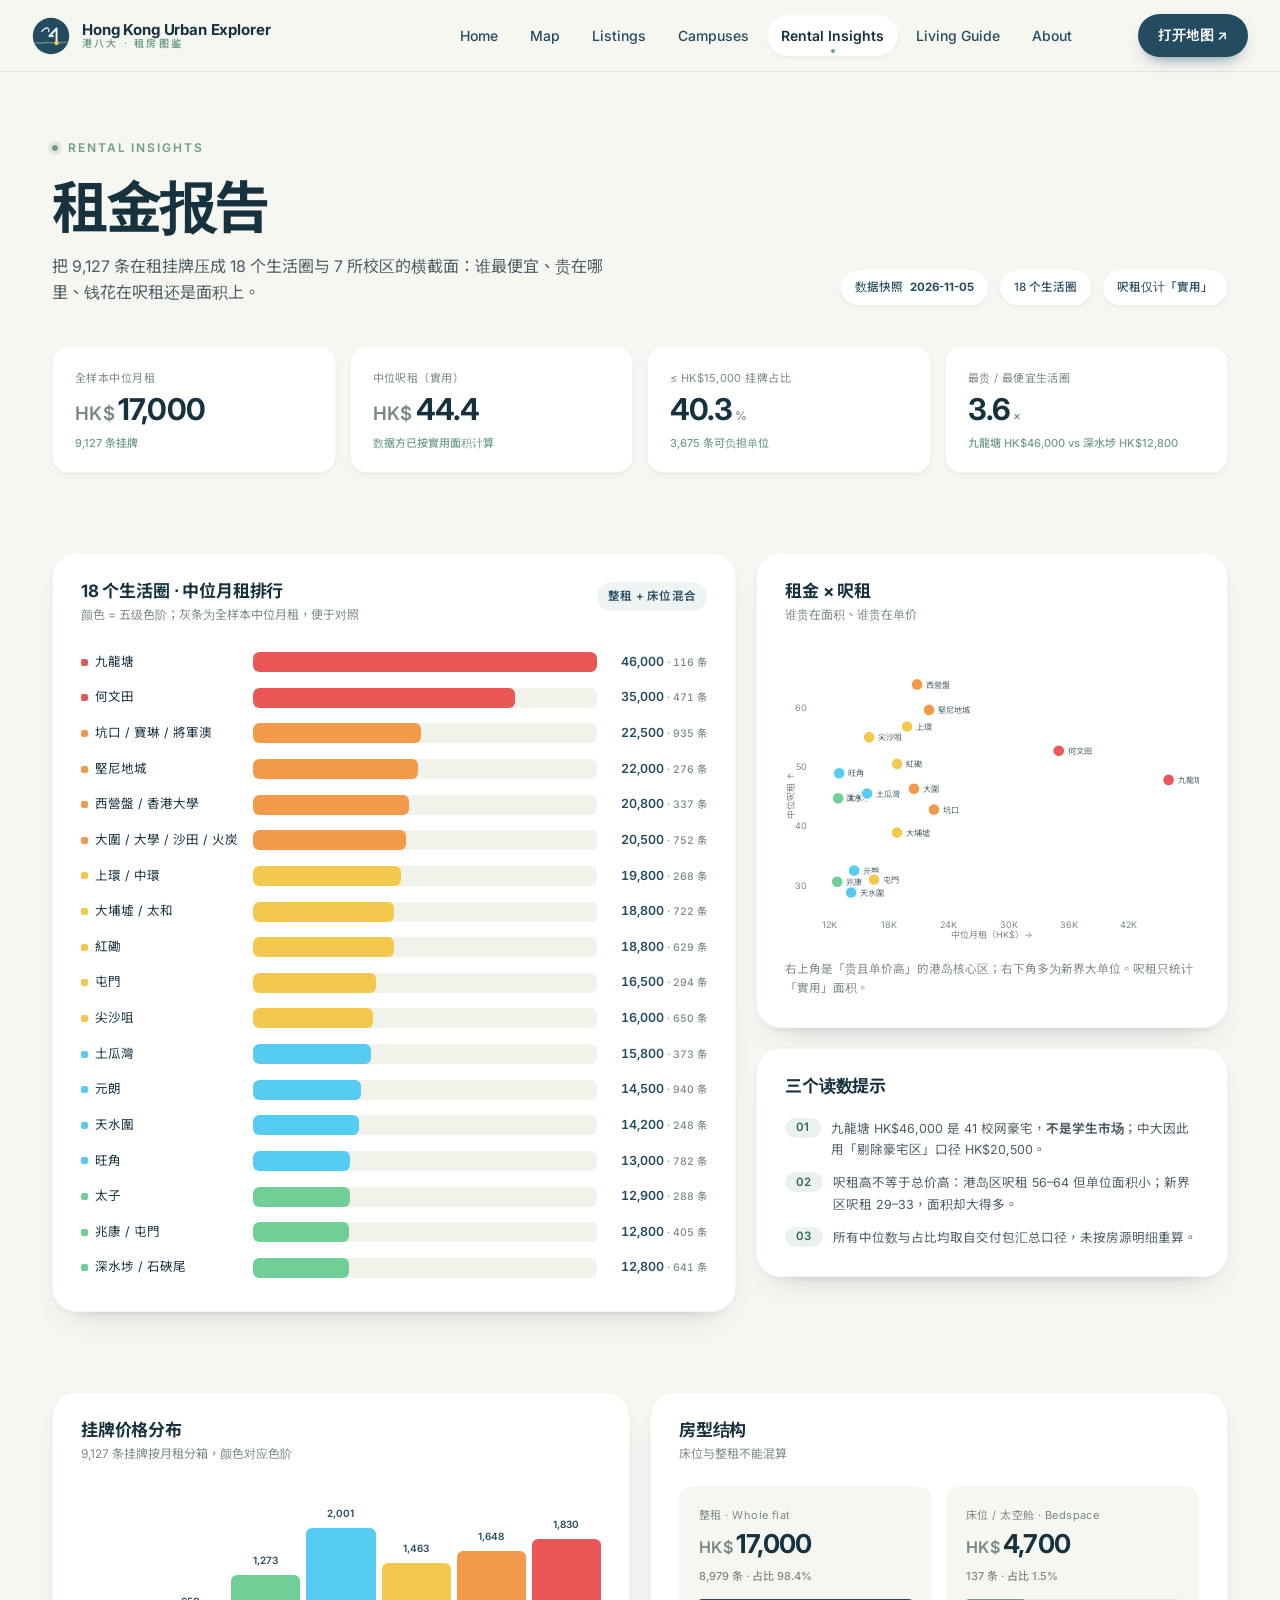
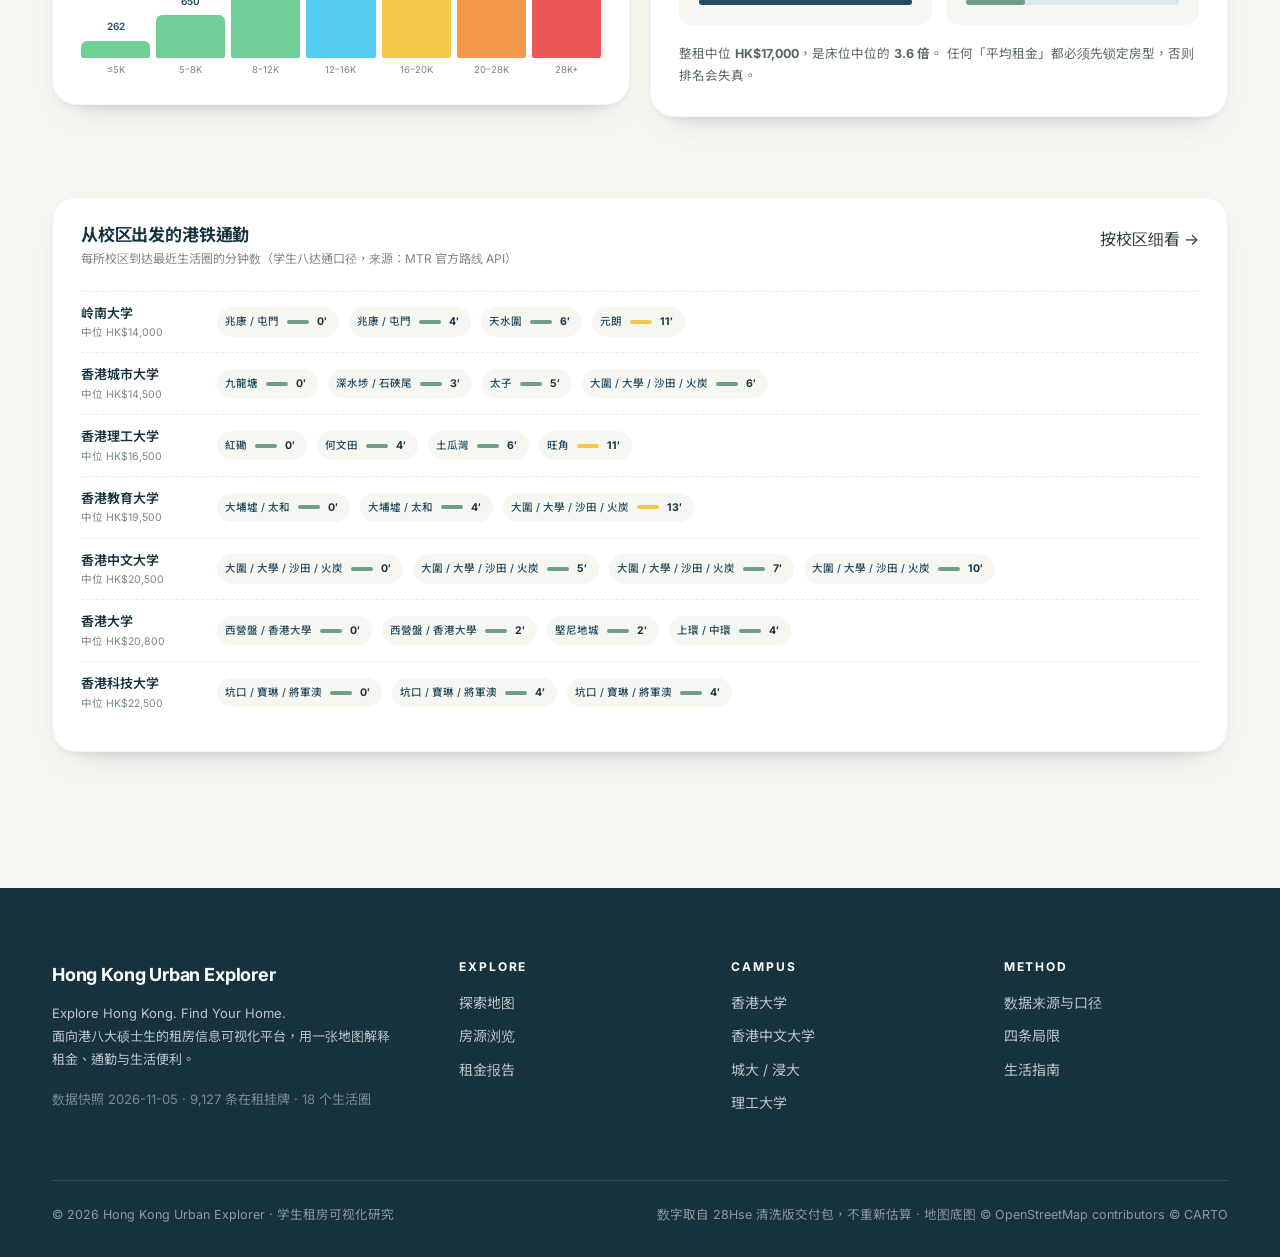
<file: insights.html>
﻿<!DOCTYPE html>
<html lang="zh-HK">
<head>
<meta charset="utf-8">
<meta name="viewport" content="width=device-width, initial-scale=1">
<title>Rental Insights · 租金报告 · Hong Kong Urban Explorer</title>
<link rel="stylesheet" href="assets/css/base.css">
<link rel="stylesheet" href="assets/css/pages.css">
</head>
<body>
<header data-nav></header>

<main>
  <section class="page-head">
    <div class="wrap page-head__inner">
      <div>
        <span class="eyebrow">Rental insights</span>
        <h1>租金报告</h1>
        <p>把 9,127 条在租挂牌压成 18 个生活圈与 7 所校区的横截面：谁最便宜、贵在哪里、钱花在呎租还是面积上。</p>
      </div>
      <div class="page-head__meta">
        <span class="meta-chip">数据快照 <b>2026-11-05</b></span>
        <span class="meta-chip">18 个生活圈</span>
        <span class="meta-chip">呎租仅计「實用」</span>
      </div>
    </div>
  </section>

  <section class="section section--tight" style="padding-top:0">
    <div class="wrap">
      <div class="tiles" id="tiles"></div>
    </div>
  </section>

  <section class="section section--tight">
    <div class="wrap split split--rank">
      <div class="panel-card">
        <div class="panel-card__head">
          <div>
            <h3>18 个生活圈 · 中位月租排行</h3>
            <p>颜色 = 五级色阶；灰条为全样本中位月租，便于对照</p>
          </div>
          <span class="tag">整租 + 床位混合</span>
        </div>
        <div class="rank" id="rankBars"></div>
      </div>
      <div style="display:grid;gap:20px">
        <div class="panel-card">
          <div class="panel-card__head">
            <div>
              <h3>租金 × 呎租</h3>
              <p>谁贵在面积、谁贵在单价</p>
            </div>
          </div>
          <div class="scatter" id="scatter"></div>
          <p class="muted" style="font-size:11.5px;margin-top:16px;line-height:1.7">
            右上角是「贵且单价高」的港岛核心区；右下角多为新界大单位。呎租只统计「實用」面积。
          </p>
        </div>

        <div class="panel-card">
          <div class="panel-card__head">
            <div><h3>三个读数提示</h3></div>
          </div>
          <ul style="display:grid;gap:12px">
            <li style="display:flex;gap:10px;font-size:12.5px;line-height:1.7;color:#4A5C63"><span class="tag tag--sage" style="height:20px">01</span><span>九龍塘 HK$46,000 是 41 校网豪宅，<b>不是学生市场</b>；中大因此用「剔除豪宅区」口径 HK$20,500。</span></li>
            <li style="display:flex;gap:10px;font-size:12.5px;line-height:1.7;color:#4A5C63"><span class="tag tag--sage" style="height:20px">02</span><span>呎租高不等于总价高：港岛区呎租 56–64 但单位面积小；新界区呎租 29–33，面积却大得多。</span></li>
            <li style="display:flex;gap:10px;font-size:12.5px;line-height:1.7;color:#4A5C63"><span class="tag tag--sage" style="height:20px">03</span><span>所有中位数与占比均取自交付包汇总口径，未按房源明细重算。</span></li>
          </ul>
        </div>
      </div>
    </div>
  </section>

  <section class="section section--tight">
    <div class="wrap split split--half">
      <div class="panel-card">
        <div class="panel-card__head">
          <div>
            <h3>挂牌价格分布</h3>
            <p>9,127 条挂牌按月租分箱，颜色对应色阶</p>
          </div>
        </div>
        <div class="hist" id="hist"></div>
      </div>
      <div class="panel-card">
        <div class="panel-card__head">
          <div>
            <h3>房型结构</h3>
            <p>床位与整租不能混算</p>
          </div>
        </div>
        <div id="typeCompare"></div>
      </div>
    </div>
  </section>

  <section class="section section--tight" style="padding-bottom:96px">
    <div class="wrap">
      <div class="panel-card">
        <div class="panel-card__head">
          <div>
            <h3>从校区出发的港铁通勤</h3>
            <p>每所校区到达最近生活圈的分钟数（学生八达通口径，来源：MTR 官方路线 API）</p>
          </div>
          <a class="link-arrow" href="campus.html">按校区细看 <span>→</span></a>
        </div>
        <div id="commuteBars"></div>
      </div>
    </div>
  </section>
</main>

<footer data-footer></footer>

<script src="data/meta.js"></script>
<script src="data/areas.js"></script>
<script src="data/campuses.js"></script>
<script src="data/listings.js"></script>
<script src="assets/js/app.js"></script>
<script src="assets/js/insights.js"></script>
</body>
</html>
</file>
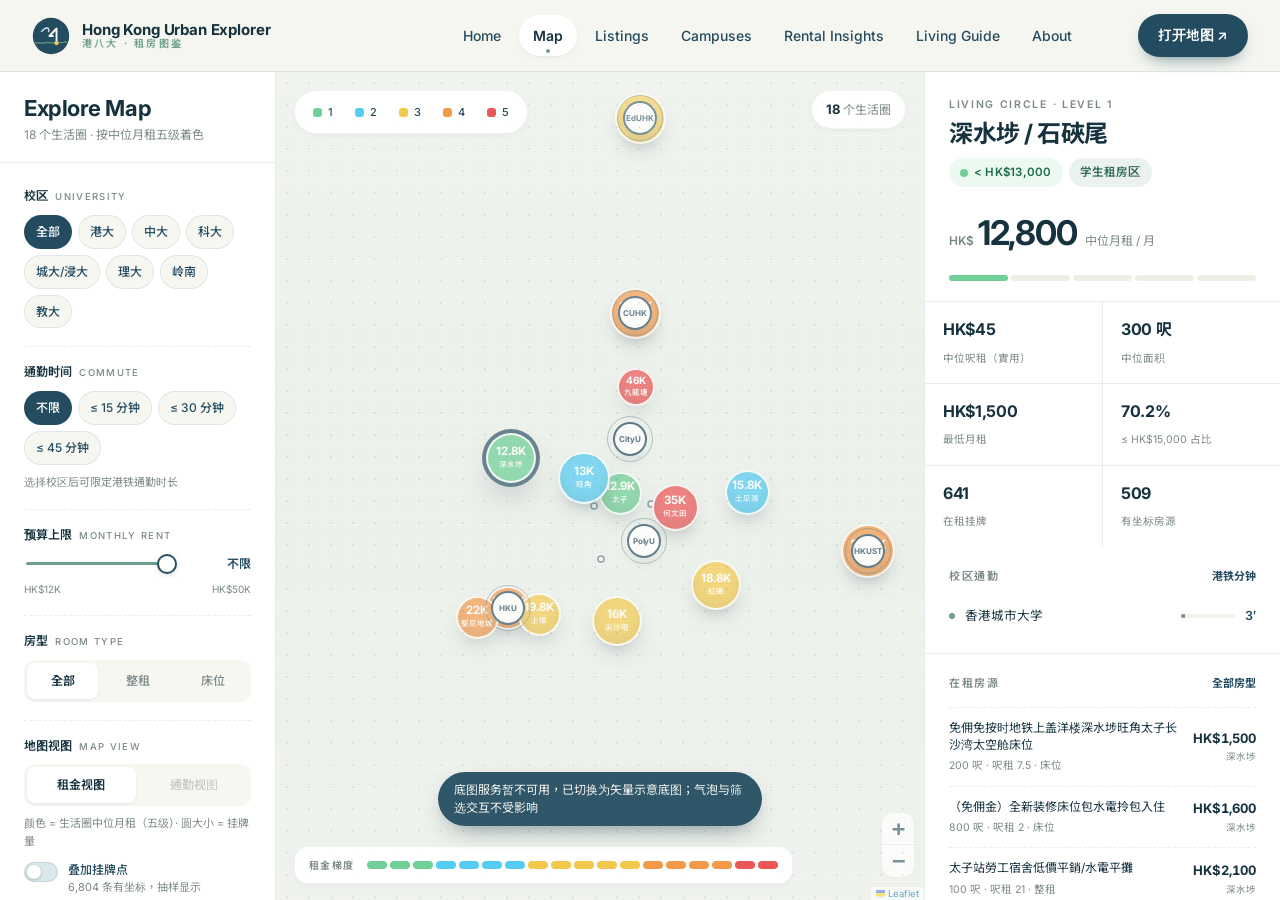
<file: map.html>
﻿<!DOCTYPE html>
<html lang="zh-HK">
<head>
<meta charset="utf-8">
<meta name="viewport" content="width=device-width, initial-scale=1">
<title>Explore Map · Hong Kong Urban Explorer</title>
<link rel="stylesheet" href="assets/css/base.css">
<link rel="stylesheet" href="assets/vendor/leaflet.css">
<link rel="stylesheet" href="assets/css/map.css">
</head>
<body class="page-map">
<header data-nav></header>

<main class="explorer">
  <!-- ============ LEFT: filters ============ -->
  <aside class="rail" aria-label="筛选">
    <div class="rail__head">
      <h1 class="rail__title">Explore Map</h1>
      <p class="rail__sub">18 个生活圈 · 按中位月租五级着色</p>
      <button class="rail__toggle" id="railToggle" aria-expanded="false">筛选条件</button>
    </div>

    <div class="rail__body">
      <section class="fgroup">
        <h2 class="fgroup__title">校区 <span>University</span></h2>
        <div class="chips" id="campusChips"></div>
      </section>

      <section class="fgroup">
        <h2 class="fgroup__title">通勤时间 <span>Commute</span></h2>
        <div class="chips" id="commuteChips">
          <button class="chip is-on" data-min="0">不限</button>
          <button class="chip" data-min="15">≤ 15 分钟</button>
          <button class="chip" data-min="30">≤ 30 分钟</button>
          <button class="chip" data-min="45">≤ 45 分钟</button>
        </div>
        <p class="fgroup__hint" id="commuteHint">选择校区后可限定港铁通勤时长</p>
      </section>

      <section class="fgroup">
        <h2 class="fgroup__title">预算上限 <span>Monthly rent</span></h2>
        <div class="range">
          <input type="range" id="rentRange" min="12000" max="50000" step="1000" value="50000" aria-label="预算上限">
          <output id="rentOut">不限</output>
        </div>
        <div class="range__scale"><span>HK$12K</span><span>HK$50K</span></div>
      </section>

      <section class="fgroup">
        <h2 class="fgroup__title">房型 <span>Room type</span></h2>
        <div class="seg" id="typeSeg">
          <button class="seg__btn is-on" data-type="all">全部</button>
          <button class="seg__btn" data-type="0">整租</button>
          <button class="seg__btn" data-type="1">床位</button>
        </div>
      </section>

      <section class="fgroup">
        <h2 class="fgroup__title">地图视图 <span>Map view</span></h2>
        <div class="seg" id="viewSeg">
          <button class="seg__btn is-on" data-view="rent">租金视图</button>
          <button class="seg__btn" data-view="commute">通勤视图</button>
        </div>
        <p class="fgroup__hint" id="viewHint">颜色 = 生活圈中位月租（五级）· 圆大小 = 挂牌量</p>
        <label class="tswitch">
          <input type="checkbox" id="pointsChk">
          <span class="tswitch__box"></span>
          <span class="tswitch__text">叠加挂牌点<em>6,804 条有坐标，抽样显示</em></span>
        </label>
      </section>

      <div class="rail__note">
        <strong>口径提醒</strong>
        颜色只表示租金高低，不代表好坏。九龍塘为校址 / 豪宅区，不参与学生租房排名。
      </div>
      <a class="rail__link" href="about.html#caveats">查看 4 条数据局限 →</a>
    </div>
  </aside>

  <!-- ============ CENTER: map ============ -->
  <section class="mapwrap" id="mapwrap">
    <div id="map" role="application" aria-label="香港生活圈租金地图"></div>
    <div class="map-wash" aria-hidden="true"></div>
    <div class="map-grain" aria-hidden="true"></div>

    <div class="map-top">
      <div class="legend" id="legend"></div>
      <div class="map-top__right">
        <div class="result-pill"><b id="resultCount">18</b> 个生活圈</div>
      </div>
    </div>

    <div class="map-bottom">
      <div class="tl" id="timeline">
        <span class="tl__label">通勤圈</span>
        <div class="tl__bar" id="tlBar"></div>
      </div>
      <div class="map-hint" id="mapHint">滚轮放大 · 点击圆点查看生活圈</div>
    </div>
  </section>

  <!-- ============ RIGHT: details ============ -->
  <aside class="panel" id="panel" aria-label="详情"></aside>
</main>

<footer data-footer></footer>

<script src="data/meta.js"></script>
<script src="data/areas.js"></script>
<script src="data/campuses.js"></script>
<script src="data/listings.js"></script>
<script src="assets/js/app.js"></script>
<script src="assets/vendor/leaflet.js"></script>
<script src="assets/js/map.js"></script>
</body>
</html>
</file>
<file: assets/css/base.css>
﻿/* ==========================================================================
   Hong Kong Urban Explorer — Design System
   Palette & tone derived from the brand spec (docx) + 港式城市插画 reference
   ========================================================================== */

@import url("https://fonts.googleapis.com/css2?family=Inter:wght@400;500;600;700;800&family=Noto+Sans+HK:wght@400;500;700&display=swap");

:root {
  /* brand */
  --paper: #f7f7f2;
  --paper-2: #f1f2ea;
  --ink: #244c61;
  --ink-deep: #16323f;
  --sage: #6f9e8b;
  --sage-soft: #a8c4b6;
  --pale: #dce9ea;
  --pale-2: #eef4f4;
  --card: #ffffff;
  --text: #293b43;
  --muted: #7b8888;
  --sand: #efe6d6;
  --sand-deep: #ddceb3;

  /* data scale — 五级租金色阶（来自交付包 README 第六节） */
  --l1: #6fcf97;
  --l2: #56ccf2;
  --l3: #f2c94c;
  --l4: #f2994a;
  --l5: #eb5757;

  /* lines & shadows */
  --line: rgba(36, 76, 97, 0.1);
  --line-strong: rgba(36, 76, 97, 0.18);
  --shadow-sm: 0 1px 2px rgba(22, 50, 63, 0.05), 0 2px 8px -4px rgba(22, 50, 63, 0.08);
  --shadow: 0 2px 4px rgba(22, 50, 63, 0.04), 0 16px 32px -22px rgba(22, 50, 63, 0.35);
  --shadow-lg: 0 4px 8px rgba(22, 50, 63, 0.05), 0 36px 60px -36px rgba(22, 50, 63, 0.45);

  --r-xs: 8px;
  --r-sm: 12px;
  --r-md: 16px;
  --r-lg: 24px;
  --r-xl: 32px;

  --maxw: 1240px;
  --nav-h: 72px;

  --ease: cubic-bezier(0.22, 0.61, 0.36, 1);
  --ease-out: cubic-bezier(0.16, 1, 0.3, 1);
}

* { box-sizing: border-box; }

html { -webkit-text-size-adjust: 100%; scroll-behavior: smooth; }

body {
  margin: 0;
  background: var(--paper);
  color: var(--text);
  font-family: "Inter", "Noto Sans HK", "PingFang HK", "PingFang SC", "Microsoft YaHei", system-ui, sans-serif;
  font-size: 16px;
  line-height: 1.65;
  -webkit-font-smoothing: antialiased;
  text-rendering: optimizeLegibility;
}

img, svg { display: block; max-width: 100%; }

h1, h2, h3, h4 { margin: 0; color: var(--ink-deep); font-weight: 700; letter-spacing: -0.02em; line-height: 1.12; }
p { margin: 0; }
a { color: inherit; text-decoration: none; }
button { font: inherit; color: inherit; border: 0; background: none; cursor: pointer; }
ul { margin: 0; padding: 0; list-style: none; }

::selection { background: var(--pale); color: var(--ink-deep); }

:focus-visible {
  outline: 2px solid var(--sage);
  outline-offset: 3px;
  border-radius: 4px;
}

.num { font-variant-numeric: tabular-nums; font-feature-settings: "tnum" 1; }

/* ---------- layout helpers ---------- */
.wrap { width: 100%; max-width: var(--maxw); margin: 0 auto; padding: 0 32px; }
.wrap--wide { max-width: 1440px; }
.section { padding: 76px 0; position: relative; }
.section--tight { padding: 40px 0; }
.stack { display: flex; flex-direction: column; }

.eyebrow {
  display: inline-flex; align-items: center; gap: 10px;
  font-size: 12px; font-weight: 600; letter-spacing: 0.16em; text-transform: uppercase;
  color: var(--sage); margin-bottom: 18px;
}
.eyebrow::before {
  content: ""; width: 6px; height: 6px; border-radius: 50%;
  background: var(--sage); box-shadow: 0 0 0 4px rgba(111, 158, 139, 0.16);
}

.section-head { max-width: 720px; margin-bottom: 48px; }
.section-head h2 { font-size: clamp(28px, 3.2vw, 40px); margin-bottom: 14px; }
.section-head p { color: var(--muted); font-size: 16.5px; }

.muted { color: var(--muted); }
.tabular { font-variant-numeric: tabular-nums; }

/* ---------- top nav ---------- */
.nav {
  position: sticky; top: 0; z-index: 900;
  height: var(--nav-h);
  background: rgba(247, 247, 242, 0.82);
  backdrop-filter: saturate(160%) blur(14px);
  -webkit-backdrop-filter: saturate(160%) blur(14px);
  border-bottom: 1px solid var(--line);
}
.nav__inner {
  height: 100%; max-width: 1440px; margin: 0 auto; padding: 0 32px;
  display: flex; align-items: center; gap: 40px;
}
.brand { display: flex; align-items: center; gap: 12px; flex: none; }
.brand__mark { width: 38px; height: 38px; flex: none; }
.brand__text { display: flex; flex-direction: column; line-height: 1.05; }
.brand__name { font-size: 15px; font-weight: 700; color: var(--ink-deep); letter-spacing: -0.01em; }
.brand__sub { font-size: 10px; letter-spacing: 0.22em; text-transform: uppercase; color: var(--sage); font-weight: 600; }

.nav__links { display: flex; align-items: center; gap: 4px; margin-left: auto; }
.nav__link {
  position: relative; padding: 9px 14px; border-radius: 999px;
  font-size: 14px; font-weight: 500; color: var(--ink);
  transition: background 0.25s var(--ease), color 0.25s var(--ease);
}
.nav__link:hover { background: rgba(220, 233, 234, 0.7); }
.nav__link[aria-current="page"] { color: var(--ink-deep); font-weight: 600; background: #fff; box-shadow: var(--shadow-sm); }
.nav__link[aria-current="page"]::after {
  content: ""; position: absolute; left: 50%; bottom: 3px; width: 4px; height: 4px;
  margin-left: -2px; border-radius: 50%; background: var(--sage);
}

.nav__cta {
  margin-left: 12px; padding: 10px 20px; border-radius: 999px;
  background: var(--ink); color: #fff; font-size: 13.5px; font-weight: 600;
  box-shadow: 0 8px 18px -10px rgba(36, 76, 97, 0.9);
  transition: transform 0.25s var(--ease), background 0.25s var(--ease);
}
.nav__cta:hover { background: var(--ink-deep); transform: translateY(-1px); }

.nav__burger { display: none; }

/* ---------- buttons ---------- */
.btn {
  display: inline-flex; align-items: center; justify-content: center; gap: 10px;
  padding: 14px 26px; border-radius: 999px;
  font-size: 14.5px; font-weight: 600; letter-spacing: 0.01em;
  transition: transform 0.3s var(--ease), box-shadow 0.3s var(--ease), background 0.3s var(--ease), color 0.3s var(--ease);
  white-space: nowrap;
}
.btn--primary { background: var(--ink); color: #fff; box-shadow: 0 14px 26px -16px rgba(36, 76, 97, 0.95); }
.btn--primary:hover { background: var(--ink-deep); transform: translateY(-2px); box-shadow: 0 20px 32px -18px rgba(36, 76, 97, 1); }
.btn--ghost { background: transparent; color: var(--ink); box-shadow: inset 0 0 0 1px var(--line-strong); }
.btn--ghost:hover { background: #fff; transform: translateY(-2px); box-shadow: inset 0 0 0 1px var(--ink), var(--shadow-sm); }
.btn--light { background: #fff; color: var(--ink-deep); box-shadow: var(--shadow-sm); }
.btn--light:hover { transform: translateY(-2px); box-shadow: var(--shadow); }
.btn--sm { padding: 10px 18px; font-size: 13px; }
.btn__arrow { transition: transform 0.3s var(--ease); }
.btn:hover .btn__arrow { transform: translateX(3px); }

/* ---------- cards ---------- */
.card {
  background: var(--card);
  border-radius: var(--r-lg);
  box-shadow: var(--shadow);
  border: 1px solid rgba(36, 76, 97, 0.06);
}
.card--flat { box-shadow: var(--shadow-sm); }
.card--pad { padding: 28px; }

.tag {
  display: inline-flex; align-items: center; gap: 6px;
  padding: 5px 11px; border-radius: 999px;
  font-size: 11.5px; font-weight: 600; letter-spacing: 0.02em;
  background: var(--pale-2); color: var(--ink);
}
.tag--sage { background: rgba(111, 158, 139, 0.14); color: #2f6b56; }
.tag--warn { background: rgba(235, 87, 87, 0.1); color: #a83232; }
.tag--sand { background: var(--sand); color: #7a6a4a; }

.pill-dot { width: 8px; height: 8px; border-radius: 50%; background: currentColor; }

/* level chips */
.lvl-chip {
  display: inline-flex; align-items: center; gap: 8px;
  font-size: 12px; font-weight: 600; color: var(--ink-deep);
}
.lvl-chip i { width: 12px; height: 12px; border-radius: 4px; display: block; }

/* ---------- data bits ---------- */
.stat { display: flex; flex-direction: column; gap: 4px; }
.stat__value { font-size: 30px; font-weight: 700; color: var(--ink-deep); letter-spacing: -0.03em; line-height: 1.1; }
.stat__value small { font-size: 15px; font-weight: 600; color: var(--muted); margin-left: 3px; letter-spacing: 0; }
.stat__label { font-size: 12.5px; color: var(--muted); letter-spacing: 0.04em; }

.rent { font-weight: 700; letter-spacing: -0.02em; }
.hk { font-size: 0.62em; font-weight: 600; color: var(--muted); margin-right: 3px; letter-spacing: 0.02em; }

/* ---------- map-sheet motif ---------- */
.map-sheet {
  position: relative; border-radius: var(--r-xl); overflow: hidden;
  background: radial-gradient(120% 100% at 20% 0%, #fbfbf6 0%, var(--pale-2) 55%, #e7f0f0 100%);
  box-shadow: var(--shadow-lg);
  border: 1px solid rgba(36, 76, 97, 0.1);
}
.map-sheet::before {
  content: ""; position: absolute; inset: 0; pointer-events: none;
  background-image: radial-gradient(rgba(36, 76, 97, 0.16) 1px, transparent 1px);
  background-size: 18px 18px;
  opacity: 0.5;
  mask-image: radial-gradient(90% 80% at 50% 40%, #000 30%, transparent 78%);
  -webkit-mask-image: radial-gradient(90% 80% at 50% 40%, #000 30%, transparent 78%);
}
.map-sheet__ticks { position: absolute; inset: 14px; pointer-events: none; }
.map-sheet__ticks span {
  position: absolute; width: 14px; height: 14px; border: 1.5px solid var(--ink);
  opacity: 0.35;
}
.map-sheet__ticks span:nth-child(1) { left: 0; top: 0; border-right: 0; border-bottom: 0; border-radius: 4px 0 0 0; }
.map-sheet__ticks span:nth-child(2) { right: 0; top: 0; border-left: 0; border-bottom: 0; border-radius: 0 4px 0 0; }
.map-sheet__ticks span:nth-child(3) { left: 0; bottom: 0; border-right: 0; border-top: 0; border-radius: 0 0 0 4px; }
.map-sheet__ticks span:nth-child(4) { right: 0; bottom: 0; border-left: 0; border-top: 0; border-radius: 0 0 4px 0; }

/* ---------- footer ---------- */
.footer { background: var(--ink-deep); color: rgba(255, 255, 255, 0.72); padding: 72px 0 32px; margin-top: 40px; }
.footer a { color: rgba(255, 255, 255, 0.72); transition: color 0.2s var(--ease); }
.footer a:hover { color: #fff; }
.footer__grid { display: grid; grid-template-columns: 1.6fr repeat(3, 1fr); gap: 48px; }
.footer h4 { color: #fff; font-size: 12px; letter-spacing: 0.16em; text-transform: uppercase; margin-bottom: 18px; }
.footer li { margin-bottom: 10px; font-size: 14px; }
.footer__brand { color: #fff; font-size: 18px; font-weight: 700; margin-bottom: 12px; letter-spacing: -0.01em; }
.footer__note { font-size: 13px; line-height: 1.8; max-width: 340px; }
.footer__bottom {
  margin-top: 56px; padding-top: 24px; border-top: 1px solid rgba(255, 255, 255, 0.12);
  display: flex; justify-content: space-between; gap: 16px; flex-wrap: wrap;
  font-size: 12.5px; color: rgba(255, 255, 255, 0.5);
}

/* ---------- reveal ---------- */
.reveal { opacity: 0; transform: translateY(18px); transition: opacity 0.7s var(--ease-out), transform 0.7s var(--ease-out); }
.reveal.is-in { opacity: 1; transform: none; }

@media (prefers-reduced-motion: reduce) {
  * { animation-duration: 0.001ms !important; transition-duration: 0.001ms !important; }
  .reveal { opacity: 1; transform: none; }
}

/* ---------- responsive ---------- */
@media (max-width: 1024px) {
  .wrap { padding: 0 24px; }
  .nav__inner { padding: 0 24px; gap: 20px; }
  .nav__links { display: none; }
  .nav__burger {
    display: inline-flex; margin-left: auto; width: 42px; height: 42px;
    align-items: center; justify-content: center; border-radius: 12px;
    box-shadow: inset 0 0 0 1px var(--line-strong);
  }
  .nav__burger span { width: 16px; height: 1.5px; background: var(--ink); box-shadow: 0 5px 0 var(--ink), 0 -5px 0 var(--ink); }
  .nav__cta { display: none; }
  .section { padding: 64px 0; }
  .footer__grid { grid-template-columns: 1fr 1fr; gap: 32px; }
}
@media (max-width: 640px) {
  .wrap { padding: 0 18px; }
  body { font-size: 15px; }
  .footer__grid { grid-template-columns: 1fr; }
}
</file>
<file: assets/css/home.css>
﻿/* ==========================================================================
   Home page
   ========================================================================== */

/* ---------------- hero ---------------- */
.hero { position: relative; padding: 58px 0 84px; overflow: hidden; }
.hero__glow {
  position: absolute; inset: -20% -10% auto -10%; height: 720px; pointer-events: none;
  background:
    radial-gradient(46% 46% at 76% 22%, rgba(111, 158, 139, 0.20), transparent 70%),
    radial-gradient(40% 40% at 20% 4%, rgba(86, 204, 242, 0.16), transparent 72%);
  filter: blur(6px);
}
.hero__grid {
  position: relative;
  display: grid; grid-template-columns: minmax(0, 1fr) minmax(0, 1.04fr);
  gap: 64px; align-items: center;
}
.hero__copy { max-width: 560px; }
.hero__title {
  font-size: clamp(46px, 5.6vw, 80px);
  line-height: 1.02; letter-spacing: -0.038em; font-weight: 800;
  margin-bottom: 22px;
}
.hero__title .hl { position: relative; display: inline-block; color: var(--ink); }
.hero__title .hl::after {
  content: ""; position: absolute; left: -1%; right: -1%; bottom: 0.03em; height: 0.13em;
  background: url("data:image/svg+xml,%3Csvg xmlns='http://www.w3.org/2000/svg' viewBox='0 0 200 16' preserveAspectRatio='none'%3E%3Cpath d='M3 12C42 5 80 13 118 8c26-3 50-5 79-2' stroke='%236F9E8B' stroke-width='6' fill='none' stroke-linecap='round'/%3E%3C/svg%3E") no-repeat center / 100% 100%;
  opacity: .75; z-index: -1;
}
.hero__lede { font-size: 17px; line-height: 1.75; color: #4A5C63; max-width: 480px; margin-bottom: 30px; }
.hero__lede strong { color: var(--ink-deep); font-weight: 600; }

/* search */
.search {
  display: flex; align-items: center; gap: 10px;
  background: #fff; border-radius: 999px; padding: 7px 7px 7px 20px;
  box-shadow: 0 2px 4px rgba(22, 50, 63, 0.04), 0 24px 44px -30px rgba(22, 50, 63, 0.55);
  max-width: 470px; border: 1px solid rgba(36, 76, 97, 0.07);
  transition: box-shadow 0.3s var(--ease), transform 0.3s var(--ease);
}
.search:focus-within { box-shadow: 0 2px 4px rgba(22, 50, 63, 0.04), 0 26px 48px -26px rgba(22, 50, 63, 0.6); transform: translateY(-1px); }
.search__icon { display: flex; color: var(--muted); flex: none; }
.search__icon svg { width: 19px; height: 19px; }
.search__input { flex: 1; border: 0; outline: 0; background: transparent; font-size: 14.5px; color: var(--text); min-width: 0; padding: 8px 0; }
.search__input::placeholder { color: #9aa5a5; }
.search__btn { flex: none; }

.hero__chips { display: flex; flex-wrap: wrap; gap: 8px; margin-top: 18px; }
.quick {
  padding: 7px 14px; border-radius: 999px; font-size: 12.5px; font-weight: 500;
  color: var(--ink); background: rgba(255, 255, 255, 0.7);
  box-shadow: inset 0 0 0 1px var(--line);
  transition: background 0.25s var(--ease), box-shadow 0.25s var(--ease), transform 0.25s var(--ease);
}
.quick:hover { background: #fff; box-shadow: inset 0 0 0 1px var(--ink), var(--shadow-sm); transform: translateY(-1px); }
.quick--more { color: var(--sage); box-shadow: none; padding-left: 4px; }

.hero__stats {
  display: flex; gap: 38px; margin: 40px 0 0; padding-top: 28px;
  border-top: 1px solid var(--line); flex-wrap: wrap;
}
.hero__stats .stat__value { font-size: 26px; }

/* hero art */
.hero__art { position: relative; }
#heroSheet { height: 500px; }
#posterHost, #posterHost svg { position: absolute; inset: 0; width: 100%; height: 100%; }
#posterHost svg { transform: scale(1.02); }

.float-card {
  position: absolute; z-index: 3;
  background: rgba(255, 255, 255, 0.94);
  backdrop-filter: blur(8px);
  border-radius: 16px; padding: 13px 16px 14px;
  box-shadow: 0 18px 36px -22px rgba(22, 50, 63, 0.55), 0 1px 0 rgba(255, 255, 255, 0.9) inset;
  border: 1px solid rgba(36, 76, 97, 0.07);
  min-width: 178px;
  animation: bob 7s var(--ease) infinite;
}
.float-card--a { left: -26px; top: 34px; }
.float-card--b { right: -22px; bottom: 96px; animation-delay: -3.2s; }
.float-card__top { display: flex; align-items: center; gap: 7px; font-size: 12px; font-weight: 600; color: var(--ink); }
.float-card__top .dot { width: 8px; height: 8px; border-radius: 50%; }
.float-card__value { font-size: 23px; font-weight: 700; color: var(--ink-deep); letter-spacing: -0.03em; margin-top: 4px; }
.float-card__value .unit { font-size: 11px; font-weight: 500; color: var(--muted); margin-left: 4px; letter-spacing: 0; }
.float-card__meta { font-size: 11px; color: var(--muted); margin-top: 2px; }

.float-legend {
  position: absolute; left: 22px; bottom: 62px; z-index: 3;
  background: rgba(255, 255, 255, 0.92); backdrop-filter: blur(8px);
  border-radius: 14px; padding: 11px 14px; border: 1px solid rgba(36, 76, 97, 0.07);
  box-shadow: var(--shadow-sm); width: 168px;
}
.float-legend__title { font-size: 9.5px; letter-spacing: 0.18em; text-transform: uppercase; color: var(--muted); font-weight: 600; }
.float-legend__bar { display: flex; gap: 3px; margin: 8px 0 5px; }
.float-legend__bar i { flex: 1; height: 7px; border-radius: 3px; }
.float-legend__ends { display: flex; justify-content: space-between; font-size: 10px; color: var(--ink); font-weight: 600; }

@keyframes bob {
  0%, 100% { transform: translateY(0); }
  50% { transform: translateY(-7px); }
}
.hero__caption { margin-top: 14px; font-size: 12px; color: var(--muted); text-align: center; }

/* ---------------- findings ---------------- */
.findings { display: grid; grid-template-columns: repeat(3, 1fr); gap: 0; }
.find {
  padding: 0 32px 0 0; position: relative;
  border-top: 2px solid var(--ink);
  padding-top: 22px;
}
.find + .find { padding-left: 32px; border-left: 1px solid var(--line); }
.find__idx {
  font-size: 11px; font-weight: 700; letter-spacing: 0.16em; color: var(--sage);
  display: block; margin-bottom: 12px;
}
.find h3 { font-size: 19px; margin-bottom: 10px; letter-spacing: -0.01em; }
.find h3 .num { color: var(--ink); }
.find p { font-size: 14px; line-height: 1.75; color: #55666d; }
.find b { color: var(--ink-deep); font-weight: 600; }
.link-arrow {
  display: inline-flex; align-items: center; gap: 6px; margin-top: 16px;
  font-size: 13px; font-weight: 600; color: var(--sage);
  transition: gap 0.25s var(--ease), color 0.25s var(--ease);
}
.link-arrow:hover { gap: 11px; color: var(--ink); }

/* ---------------- rent scale ---------------- */
.scale { display: grid; grid-template-columns: repeat(5, 1fr); gap: 12px; margin-bottom: 26px; }
.scale__item {
  border-radius: var(--r-md); padding: 18px 18px 16px; color: #fff; position: relative;
  overflow: hidden; min-height: 132px; display: flex; flex-direction: column; justify-content: space-between;
  transition: transform 0.35s var(--ease), box-shadow 0.35s var(--ease);
}
.scale__item:hover { transform: translateY(-4px); box-shadow: var(--shadow); }
.scale__lvl { font-size: 10.5px; letter-spacing: 0.16em; text-transform: uppercase; opacity: 0.85; font-weight: 600; }
.scale__range { font-size: 15.5px; font-weight: 700; letter-spacing: -0.01em; margin-top: 6px; }
.scale__count { font-size: 12px; opacity: 0.92; }
.scale__item::after {
  content: ""; position: absolute; right: -18px; top: -18px; width: 64px; height: 64px;
  border-radius: 50%; background: rgba(255, 255, 255, 0.18);
}
.scale__swatch { width: 26px; height: 4px; border-radius: 2px; background: rgba(255, 255, 255, 0.75); margin-bottom: 12px; }

.scale-foot {
  display: flex; align-items: center; justify-content: space-between; gap: 28px; flex-wrap: wrap;
  padding-top: 22px; border-top: 1px solid var(--line);
}
.scale-foot p { font-size: 13.5px; line-height: 1.7; color: #55666d; max-width: 720px; }
.scale-foot b { color: var(--ink-deep); font-weight: 600; }
.scale-foot .link-arrow { flex: none; }

.uni-grid { display: grid; grid-template-columns: repeat(4, 1fr); gap: 16px; }
.uni {
  background: #fff; border-radius: var(--r-lg); padding: 24px 22px 20px;
  box-shadow: var(--shadow-sm); border: 1px solid rgba(36, 76, 97, 0.05);
  display: flex; flex-direction: column; gap: 2px; position: relative; overflow: hidden;
  transition: transform 0.35s var(--ease), box-shadow 0.35s var(--ease);
}
.uni:hover { transform: translateY(-5px); box-shadow: var(--shadow); }
.uni__badge {
  width: 42px; height: 42px; border-radius: 13px; display: grid; place-items: center;
  background: var(--pale-2); color: var(--ink); font-size: 11px; font-weight: 700; letter-spacing: 0.02em;
  margin-bottom: 16px;
}
.uni__name { font-size: 15px; font-weight: 700; color: var(--ink-deep); letter-spacing: -0.01em; }
.uni__en { font-size: 10.5px; color: var(--muted); letter-spacing: 0.02em; margin-bottom: 14px; display: block; }
.uni__rent { font-size: 25px; font-weight: 700; color: var(--ink-deep); letter-spacing: -0.03em; }
.uni__rent .unit { font-size: 11px; font-weight: 500; color: var(--muted); letter-spacing: 0; margin-left: 3px; }
.uni__meta { display: flex; gap: 14px; font-size: 11.5px; color: var(--muted); margin-top: 6px; }
.uni__bar { height: 5px; border-radius: 3px; background: var(--paper-2); margin-top: 16px; overflow: hidden; }
.uni__bar i { display: block; height: 100%; border-radius: 3px; background: var(--sage); }
.uni__bar-label { display: flex; justify-content: space-between; font-size: 10.5px; color: var(--muted); margin-top: 7px; }
.uni--flagship { grid-column: span 2; }
.uni__cta { margin-top: 14px; font-size: 12px; font-weight: 600; color: var(--sage); }

/* ---------------- cta ---------------- */
.cta { position: relative; border-radius: var(--r-xl); overflow: hidden; background: var(--ink-deep); }
.cta__bg { position: absolute; inset: 0; opacity: 0.24; filter: saturate(1.1); }
.cta__bg svg { width: 100%; height: 100%; }
.cta::after {
  content: ""; position: absolute; inset: 0;
  background: linear-gradient(100deg, rgba(22, 50, 63, 0.96) 18%, rgba(22, 50, 63, 0.72) 58%, rgba(22, 50, 63, 0.3) 100%);
}
.cta__inner { position: relative; z-index: 2; padding: 68px 64px; max-width: 560px; color: #fff; }
.cta h2 { color: #fff; font-size: clamp(30px, 3.4vw, 44px); margin-bottom: 14px; letter-spacing: -0.03em; }
.cta p { color: rgba(255, 255, 255, 0.72); font-size: 15px; margin-bottom: 28px; max-width: 400px; }
.cta__actions { display: flex; gap: 12px; flex-wrap: wrap; }

/* ---------------- responsive ---------------- */
@media (max-width: 1180px) {
  .hero__grid { grid-template-columns: 1fr; gap: 48px; }
  .hero__copy { max-width: 640px; }
  #heroSheet { height: 480px; }
  .uni-grid { grid-template-columns: repeat(2, 1fr); }
  .uni--flagship { grid-column: span 2; }
  .scale { grid-template-columns: repeat(3, 1fr); }
}
@media (max-width: 900px) {
  .findings { grid-template-columns: 1fr; gap: 32px; }
  .find, .find + .find { border-left: 0; padding-left: 0; padding-right: 0; }
  .float-card--a { left: -8px; top: 20px; }
  .float-card--b { right: -6px; bottom: 60px; }
  .cta__inner { padding: 44px 28px; }
}
@media (max-width: 640px) {
  .hero { padding-top: 32px; padding-bottom: 34px; }
  .search__input { font-size: 13.5px; }
  .search { padding-left: 16px; }
  .hero__stats { display: grid; grid-template-columns: 1fr 1fr; gap: 18px 24px; }
  #heroSheet { height: 380px; }
  .float-card { min-width: 148px; padding: 10px 12px; }
  .float-card--b { display: none; }
  .scale { grid-template-columns: 1fr 1fr; }
  .uni-grid { grid-template-columns: 1fr; }
  .uni--flagship { grid-column: span 1; }
  .bar-row { grid-template-columns: 100px 1fr 54px; }
}
</file>
<file: assets/css/pages.css>
﻿/* ==========================================================================
   Shared page styles — insights / campus / explore / guide / about
   ========================================================================== */

.page-head { padding: 60px 0 40px; position: relative; }
.page-head__inner { display: flex; align-items: flex-end; justify-content: space-between; gap: 40px; flex-wrap: wrap; }
.page-head h1 { font-size: clamp(36px, 4.4vw, 58px); letter-spacing: -0.035em; margin-bottom: 14px; }
.page-head p { color: #4A5C63; max-width: 560px; font-size: 16px; }
.page-head__meta { display: flex; gap: 10px; flex-wrap: wrap; }
.meta-chip {
  display: inline-flex; align-items: center; gap: 7px; padding: 8px 14px; border-radius: 999px;
  background: #fff; box-shadow: var(--shadow-sm); font-size: 11.5px; color: var(--ink); font-weight: 500;
  border: 1px solid rgba(36,76,97,.06);
}
.meta-chip b { font-weight: 700; }

.section-head--row { display: flex; align-items: flex-end; justify-content: space-between; gap: 24px; flex-wrap: wrap; max-width: none; }

/* tiles */
.tiles { display: grid; grid-template-columns: repeat(4, 1fr); gap: 14px; }
.tile {
  background: #fff; border-radius: var(--r-md); padding: 22px 22px 20px;
  box-shadow: var(--shadow-sm); border: 1px solid rgba(36,76,97,.05);
}
.tile__label { font-size: 11px; color: var(--muted); letter-spacing: .04em; }
.tile__value { font-size: 30px; font-weight: 700; color: var(--ink-deep); letter-spacing: -.03em; margin-top: 6px; line-height: 1.1; }
.tile__value small { font-size: 12px; font-weight: 500; color: var(--muted); letter-spacing: 0; margin-left: 3px; }
.tile__note { font-size: 11px; color: var(--sage); margin-top: 8px; font-weight: 500; }

/* chart panels */
.panel-card { min-width: 0; background: #fff; border-radius: var(--r-lg); box-shadow: var(--shadow); border: 1px solid rgba(36,76,97,.05); padding: 28px; }
.panel-card__head { display: flex; align-items: flex-start; justify-content: space-between; gap: 16px; margin-bottom: 22px; }
.panel-card__head h3 { font-size: 17px; letter-spacing: -.01em; }
.panel-card__head p { font-size: 12px; color: var(--muted); margin-top: 4px; }

/* horizontal ranking bars */
.rank { display: grid; gap: 5px; }
.rank__row { display: grid; grid-template-columns: 158px 1fr 96px; align-items: center; gap: 14px; padding: 5px 0; }
.rank__name { font-size: 12.5px; color: var(--ink-deep); display: flex; align-items: center; gap: 7px; }
.rank__name i { width: 7px; height: 7px; border-radius: 2px; flex: none; }
.rank__track { height: 20px; border-radius: 6px; background: var(--paper-2); position: relative; overflow: hidden; }
.rank__fill { height: 100%; border-radius: 6px; transition: width 1s var(--ease-out); }
.rank__val { font-size: 12.5px; font-weight: 600; color: var(--ink); text-align: right; font-variant-numeric: tabular-nums; }
.rank__val small { font-weight: 500; color: var(--muted); }

/* scatter */
.scatter { position: relative; overflow: hidden; min-width: 0; }
.scatter svg { width: 100%; max-width: 100%; height: auto; overflow: visible; }
.scatter .axis text { font-size: 10px; fill: var(--muted); }
.scatter .grid line { stroke: var(--line); stroke-dasharray: 2 4; }
.sc-dot { cursor: pointer; transition: r .2s var(--ease); }
.sc-dot:hover { r: 9; }

/* histogram */
.hist { display: flex; align-items: flex-end; gap: 6px; height: 190px; padding-top: 10px; }
.hist__col { flex: 1; display: flex; flex-direction: column; justify-content: flex-end; align-items: center; gap: 6px; }
.hist__bar { width: 100%; border-radius: 6px 6px 2px 2px; min-height: 3px; transition: height 1s var(--ease-out); }
.hist__label { font-size: 9.5px; color: var(--muted); text-align: center; line-height: 1.3; }
.hist__val { font-size: 10px; font-weight: 600; color: var(--ink); }

/* tabs */
.tabs { display: flex; gap: 6px; flex-wrap: wrap; }
.tab {
  padding: 9px 15px; border-radius: 999px; font-size: 12.5px; font-weight: 500;
  background: #fff; color: var(--ink); box-shadow: inset 0 0 0 1px var(--line);
  transition: all .25s var(--ease);
}
.tab:hover { box-shadow: inset 0 0 0 1px var(--ink); }
.tab.is-on { background: var(--ink); color: #fff; box-shadow: 0 10px 20px -14px rgba(36,76,97,.9); }

/* campus detail */
.campus-hero { display: grid; grid-template-columns: 1.35fr 1fr; gap: 20px; }
.campus-main {
  background: #fff; border-radius: var(--r-lg); padding: 34px 34px 30px; box-shadow: var(--shadow);
  border: 1px solid rgba(36,76,97,.05); position: relative; overflow: hidden;
}
.campus-main::after {
  content: ""; position: absolute; right: -80px; top: -80px; width: 240px; height: 240px;
  border-radius: 50%; background: radial-gradient(circle, rgba(111,158,139,.16), transparent 68%);
}
.campus-main__kicker { font-size: 11px; letter-spacing: .16em; text-transform: uppercase; color: var(--sage); font-weight: 600; }
.campus-main h2 { font-size: 34px; margin: 10px 0 4px; letter-spacing: -.03em; }
.campus-main__en { font-size: 12.5px; color: var(--muted); }
.campus-main__rent { display: flex; align-items: baseline; gap: 10px; margin: 26px 0 6px; }
.campus-main__rent b { font-size: 46px; font-weight: 700; letter-spacing: -.04em; color: var(--ink-deep); }
.campus-main__rent span { font-size: 12px; color: var(--muted); }
.campus-main__grid { display: grid; grid-template-columns: repeat(3, 1fr); gap: 18px; margin-top: 26px; padding-top: 22px; border-top: 1px solid var(--line); }
.campus-side { display: grid; gap: 14px; align-content: start; }
.side-card { background: #fff; border-radius: var(--r-md); padding: 22px; box-shadow: var(--shadow-sm); border: 1px solid rgba(36,76,97,.05); }
.side-card h4 { font-size: 12px; letter-spacing: .1em; text-transform: uppercase; color: var(--muted); margin-bottom: 12px; font-weight: 600; }

.pc-list { display: grid; gap: 2px; }
.pc-row {
  display: grid; grid-template-columns: 1fr auto auto; align-items: center; gap: 12px;
  padding: 10px 12px; border-radius: 10px; transition: background .2s var(--ease);
}
.pc-row:hover { background: var(--pale-2); }
.pc-row__name { font-size: 13px; color: var(--ink-deep); display: flex; align-items: center; gap: 8px; }
.pc-row__name i { width: 8px; height: 8px; border-radius: 2px; flex: none; }
.pc-row__min { font-size: 11.5px; color: var(--muted); }
.pc-row__rent { font-size: 13px; font-weight: 600; color: var(--ink-deep); font-variant-numeric: tabular-nums; }

.compare-table { width: 100%; border-collapse: collapse; font-size: 12.5px; }
.compare-table th {
  text-align: right; font-size: 10px; letter-spacing: .1em; text-transform: uppercase;
  color: var(--muted); font-weight: 600; padding: 10px 12px; border-bottom: 1px solid var(--line);
}
.compare-table th:first-child, .compare-table td:first-child { text-align: left; }
.compare-table td { padding: 12px; border-bottom: 1px solid var(--line); color: var(--ink-deep); text-align: right; font-variant-numeric: tabular-nums; }
.compare-table tr:hover td { background: rgba(220,233,234,.28); }
.compare-table td b { font-weight: 600; }
.dish { display: inline-block; width: 8px; height: 8px; border-radius: 2px; margin-right: 8px; vertical-align: middle; }

/* explore listing cards */
.filterbar {
  background: #fff; border-radius: var(--r-lg); padding: 16px 20px; box-shadow: var(--shadow-sm);
  border: 1px solid rgba(36,76,97,.05); display: flex; gap: 12px; align-items: center; flex-wrap: wrap;
  position: sticky; top: 84px; z-index: 50;
}
.filterbar input[type="search"], .filterbar select {
  border: 1px solid var(--line); border-radius: 10px; padding: 10px 14px; font-size: 13px;
  font-family: inherit; color: var(--text); background: var(--paper); outline: none; min-width: 0;
}
.filterbar input[type="search"] { flex: 1; min-width: 180px; }
.filterbar input[type="search"]:focus, .filterbar select:focus { border-color: var(--sage); background: #fff; }
.filterbar__count { font-size: 12px; color: var(--muted); margin-left: auto; }
.filterbar__count b { color: var(--ink-deep); }

.lgrid { display: grid; grid-template-columns: repeat(3, 1fr); gap: 16px; }
.lcard {
  background: #fff; border-radius: var(--r-md); padding: 20px 20px 18px; box-shadow: var(--shadow-sm);
  border: 1px solid rgba(36,76,97,.05); display: flex; flex-direction: column; gap: 10px;
  transition: transform .3s var(--ease), box-shadow .3s var(--ease); position: relative; overflow: hidden;
}
.lcard:hover { transform: translateY(-4px); box-shadow: var(--shadow); }
.lcard__top { display: flex; align-items: center; justify-content: space-between; gap: 10px; }
.lcard__area { font-size: 11px; color: var(--muted); display: flex; align-items: center; gap: 6px; }
.lcard__area i { width: 7px; height: 7px; border-radius: 2px; }
.lcard__title { font-size: 13.5px; color: var(--ink-deep); line-height: 1.55; font-weight: 500;
  display: -webkit-box; -webkit-line-clamp: 2; -webkit-box-orient: vertical; overflow: hidden; min-height: 42px; }
.lcard__bottom { display: flex; align-items: flex-end; justify-content: space-between; margin-top: auto; padding-top: 6px; border-top: 1px dashed var(--line); }
.lcard__price { font-size: 19px; font-weight: 700; color: var(--ink-deep); letter-spacing: -.02em; }
.lcard__price .hk { font-size: 11px; }
.lcard__meta { font-size: 11px; color: var(--muted); margin-top: 2px; }
.lcard__link { font-size: 11px; font-weight: 600; color: var(--sage); }

/* prose / method */
.prose { max-width: 760px; }
.prose h2 { font-size: 26px; margin-bottom: 12px; letter-spacing: -.02em; }
.prose h3 { font-size: 16px; margin: 26px 0 8px; }
.prose p { font-size: 14.5px; line-height: 1.85; color: #4A5C63; margin-bottom: 12px; }
.prose ul { margin: 10px 0 16px; display: grid; gap: 8px; }
.prose li { font-size: 14px; color: #4A5C63; padding-left: 18px; position: relative; line-height: 1.7; }
.prose li::before { content: ""; position: absolute; left: 0; top: 9px; width: 6px; height: 6px; border-radius: 50%; background: var(--sage-soft); }

.caveat-grid { display: grid; grid-template-columns: repeat(2, 1fr); gap: 16px; }
.caveat {
  background: #fff; border-radius: var(--r-md); padding: 26px; box-shadow: var(--shadow-sm);
  border: 1px solid rgba(36,76,97,.05); border-top: 3px solid var(--sand-deep);
}
.caveat__num { font-size: 11px; font-weight: 700; letter-spacing: .14em; color: var(--sage); }
.caveat h3 { font-size: 16px; margin: 8px 0 8px; }
.caveat p { font-size: 13px; line-height: 1.75; color: #55666d; }
.caveat code { background: var(--paper-2); padding: 2px 6px; border-radius: 5px; font-size: 12px; color: var(--ink); }

/* guide cards */
.guide-grid { display: grid; grid-template-columns: repeat(2, 1fr); gap: 18px; }
.gcard { background: #fff; border-radius: var(--r-lg); padding: 28px; box-shadow: var(--shadow-sm); border: 1px solid rgba(36,76,97,.05); }
.gcard__icon { width: 46px; height: 46px; border-radius: 14px; background: var(--pale-2); display: grid; place-items: center; margin-bottom: 16px; }
.gcard h3 { font-size: 17px; margin-bottom: 10px; }
.gcard p { font-size: 13.5px; color: #55666d; line-height: 1.8; }
.gcard ul { margin-top: 12px; display: grid; gap: 7px; }
.gcard li { font-size: 13px; color: #55666d; padding-left: 16px; position: relative; }
.gcard li::before { content: "·"; position: absolute; left: 4px; color: var(--sage); font-weight: 700; }

/* steps / timeline (about) */
.tl-steps { display: grid; gap: 0; }
.tl-step { display: grid; grid-template-columns: 120px 1fr; gap: 24px; padding: 22px 0; border-top: 1px solid var(--line); }
.tl-step__when { font-size: 11px; letter-spacing: .12em; text-transform: uppercase; color: var(--sage); font-weight: 600; }
.tl-step h4 { font-size: 15px; margin-bottom: 6px; }
.tl-step p { font-size: 13px; color: #55666d; line-height: 1.75; }

@media (max-width: 1100px) {
  .tiles { grid-template-columns: repeat(2, 1fr); }
  .campus-hero { grid-template-columns: 1fr; }
  .lgrid { grid-template-columns: repeat(2, 1fr); }
  .caveat-grid, .guide-grid { grid-template-columns: 1fr; }
}
@media (max-width: 760px) {
  .lgrid { grid-template-columns: 1fr; }
  .rank__row { grid-template-columns: 112px 1fr 78px; }
  .tl-step { grid-template-columns: 1fr; gap: 8px; }
  .page-head { padding-top: 36px; }
  .filterbar { position: static; }
}

/* generic responsive split */
.split { display: grid; gap: 20px; align-items: start; }
.split > * { min-width: 0; }
.split--rank { grid-template-columns: 1.45fr 1fr; }
.split--half { grid-template-columns: 1fr 1fr; }
.split--about { grid-template-columns: 1.1fr .9fr; gap: 56px; }
@media (max-width: 1000px) {
  .split--rank, .split--half, .split--about { grid-template-columns: 1fr; gap: 20px; }
}
</file>
<file: assets/vendor/leaflet.css>
/* required styles */

.leaflet-pane,
.leaflet-tile,
.leaflet-marker-icon,
.leaflet-marker-shadow,
.leaflet-tile-container,
.leaflet-pane > svg,
.leaflet-pane > canvas,
.leaflet-zoom-box,
.leaflet-image-layer,
.leaflet-layer {
	position: absolute;
	left: 0;
	top: 0;
	}
.leaflet-container {
	overflow: hidden;
	}
.leaflet-tile,
.leaflet-marker-icon,
.leaflet-marker-shadow {
	-webkit-user-select: none;
	   -moz-user-select: none;
	        user-select: none;
	  -webkit-user-drag: none;
	}
/* Prevents IE11 from highlighting tiles in blue */
.leaflet-tile::selection {
	background: transparent;
}
/* Safari renders non-retina tile on retina better with this, but Chrome is worse */
.leaflet-safari .leaflet-tile {
	image-rendering: -webkit-optimize-contrast;
	}
/* hack that prevents hw layers "stretching" when loading new tiles */
.leaflet-safari .leaflet-tile-container {
	width: 1600px;
	height: 1600px;
	-webkit-transform-origin: 0 0;
	}
.leaflet-marker-icon,
.leaflet-marker-shadow {
	display: block;
	}
/* .leaflet-container svg: reset svg max-width decleration shipped in Joomla! (joomla.org) 3.x */
/* .leaflet-container img: map is broken in FF if you have max-width: 100% on tiles */
.leaflet-container .leaflet-overlay-pane svg {
	max-width: none !important;
	max-height: none !important;
	}
.leaflet-container .leaflet-marker-pane img,
.leaflet-container .leaflet-shadow-pane img,
.leaflet-container .leaflet-tile-pane img,
.leaflet-container img.leaflet-image-layer,
.leaflet-container .leaflet-tile {
	max-width: none !important;
	max-height: none !important;
	width: auto;
	padding: 0;
	}

.leaflet-container img.leaflet-tile {
	/* See: https://bugs.chromium.org/p/chromium/issues/detail?id=600120 */
	mix-blend-mode: plus-lighter;
}

.leaflet-container.leaflet-touch-zoom {
	-ms-touch-action: pan-x pan-y;
	touch-action: pan-x pan-y;
	}
.leaflet-container.leaflet-touch-drag {
	-ms-touch-action: pinch-zoom;
	/* Fallback for FF which doesn't support pinch-zoom */
	touch-action: none;
	touch-action: pinch-zoom;
}
.leaflet-container.leaflet-touch-drag.leaflet-touch-zoom {
	-ms-touch-action: none;
	touch-action: none;
}
.leaflet-container {
	-webkit-tap-highlight-color: transparent;
}
.leaflet-container a {
	-webkit-tap-highlight-color: rgba(51, 181, 229, 0.4);
}
.leaflet-tile {
	filter: inherit;
	visibility: hidden;
	}
.leaflet-tile-loaded {
	visibility: inherit;
	}
.leaflet-zoom-box {
	width: 0;
	height: 0;
	-moz-box-sizing: border-box;
	     box-sizing: border-box;
	z-index: 800;
	}
/* workaround for https://bugzilla.mozilla.org/show_bug.cgi?id=888319 */
.leaflet-overlay-pane svg {
	-moz-user-select: none;
	}

.leaflet-pane         { z-index: 400; }

.leaflet-tile-pane    { z-index: 200; }
.leaflet-overlay-pane { z-index: 400; }
.leaflet-shadow-pane  { z-index: 500; }
.leaflet-marker-pane  { z-index: 600; }
.leaflet-tooltip-pane   { z-index: 650; }
.leaflet-popup-pane   { z-index: 700; }

.leaflet-map-pane canvas { z-index: 100; }
.leaflet-map-pane svg    { z-index: 200; }

.leaflet-vml-shape {
	width: 1px;
	height: 1px;
	}
.lvml {
	behavior: url(#default#VML);
	display: inline-block;
	position: absolute;
	}


/* control positioning */

.leaflet-control {
	position: relative;
	z-index: 800;
	pointer-events: visiblePainted; /* IE 9-10 doesn't have auto */
	pointer-events: auto;
	}
.leaflet-top,
.leaflet-bottom {
	position: absolute;
	z-index: 1000;
	pointer-events: none;
	}
.leaflet-top {
	top: 0;
	}
.leaflet-right {
	right: 0;
	}
.leaflet-bottom {
	bottom: 0;
	}
.leaflet-left {
	left: 0;
	}
.leaflet-control {
	float: left;
	clear: both;
	}
.leaflet-right .leaflet-control {
	float: right;
	}
.leaflet-top .leaflet-control {
	margin-top: 10px;
	}
.leaflet-bottom .leaflet-control {
	margin-bottom: 10px;
	}
.leaflet-left .leaflet-control {
	margin-left: 10px;
	}
.leaflet-right .leaflet-control {
	margin-right: 10px;
	}


/* zoom and fade animations */

.leaflet-fade-anim .leaflet-popup {
	opacity: 0;
	-webkit-transition: opacity 0.2s linear;
	   -moz-transition: opacity 0.2s linear;
	        transition: opacity 0.2s linear;
	}
.leaflet-fade-anim .leaflet-map-pane .leaflet-popup {
	opacity: 1;
	}
.leaflet-zoom-animated {
	-webkit-transform-origin: 0 0;
	    -ms-transform-origin: 0 0;
	        transform-origin: 0 0;
	}
svg.leaflet-zoom-animated {
	will-change: transform;
}

.leaflet-zoom-anim .leaflet-zoom-animated {
	-webkit-transition: -webkit-transform 0.25s cubic-bezier(0,0,0.25,1);
	   -moz-transition:    -moz-transform 0.25s cubic-bezier(0,0,0.25,1);
	        transition:         transform 0.25s cubic-bezier(0,0,0.25,1);
	}
.leaflet-zoom-anim .leaflet-tile,
.leaflet-pan-anim .leaflet-tile {
	-webkit-transition: none;
	   -moz-transition: none;
	        transition: none;
	}

.leaflet-zoom-anim .leaflet-zoom-hide {
	visibility: hidden;
	}


/* cursors */

.leaflet-interactive {
	cursor: pointer;
	}
.leaflet-grab {
	cursor: -webkit-grab;
	cursor:    -moz-grab;
	cursor:         grab;
	}
.leaflet-crosshair,
.leaflet-crosshair .leaflet-interactive {
	cursor: crosshair;
	}
.leaflet-popup-pane,
.leaflet-control {
	cursor: auto;
	}
.leaflet-dragging .leaflet-grab,
.leaflet-dragging .leaflet-grab .leaflet-interactive,
.leaflet-dragging .leaflet-marker-draggable {
	cursor: move;
	cursor: -webkit-grabbing;
	cursor:    -moz-grabbing;
	cursor:         grabbing;
	}

/* marker & overlays interactivity */
.leaflet-marker-icon,
.leaflet-marker-shadow,
.leaflet-image-layer,
.leaflet-pane > svg path,
.leaflet-tile-container {
	pointer-events: none;
	}

.leaflet-marker-icon.leaflet-interactive,
.leaflet-image-layer.leaflet-interactive,
.leaflet-pane > svg path.leaflet-interactive,
svg.leaflet-image-layer.leaflet-interactive path {
	pointer-events: visiblePainted; /* IE 9-10 doesn't have auto */
	pointer-events: auto;
	}

/* visual tweaks */

.leaflet-container {
	background: #ddd;
	outline-offset: 1px;
	}
.leaflet-container a {
	color: #0078A8;
	}
.leaflet-zoom-box {
	border: 2px dotted #38f;
	background: rgba(255,255,255,0.5);
	}


/* general typography */
.leaflet-container {
	font-family: "Helvetica Neue", Arial, Helvetica, sans-serif;
	font-size: 12px;
	font-size: 0.75rem;
	line-height: 1.5;
	}


/* general toolbar styles */

.leaflet-bar {
	box-shadow: 0 1px 5px rgba(0,0,0,0.65);
	border-radius: 4px;
	}
.leaflet-bar a {
	background-color: #fff;
	border-bottom: 1px solid #ccc;
	width: 26px;
	height: 26px;
	line-height: 26px;
	display: block;
	text-align: center;
	text-decoration: none;
	color: black;
	}
.leaflet-bar a,
.leaflet-control-layers-toggle {
	background-position: 50% 50%;
	background-repeat: no-repeat;
	display: block;
	}
.leaflet-bar a:hover,
.leaflet-bar a:focus {
	background-color: #f4f4f4;
	}
.leaflet-bar a:first-child {
	border-top-left-radius: 4px;
	border-top-right-radius: 4px;
	}
.leaflet-bar a:last-child {
	border-bottom-left-radius: 4px;
	border-bottom-right-radius: 4px;
	border-bottom: none;
	}
.leaflet-bar a.leaflet-disabled {
	cursor: default;
	background-color: #f4f4f4;
	color: #bbb;
	}

.leaflet-touch .leaflet-bar a {
	width: 30px;
	height: 30px;
	line-height: 30px;
	}
.leaflet-touch .leaflet-bar a:first-child {
	border-top-left-radius: 2px;
	border-top-right-radius: 2px;
	}
.leaflet-touch .leaflet-bar a:last-child {
	border-bottom-left-radius: 2px;
	border-bottom-right-radius: 2px;
	}

/* zoom control */

.leaflet-control-zoom-in,
.leaflet-control-zoom-out {
	font: bold 18px 'Lucida Console', Monaco, monospace;
	text-indent: 1px;
	}

.leaflet-touch .leaflet-control-zoom-in, .leaflet-touch .leaflet-control-zoom-out  {
	font-size: 22px;
	}


/* layers control */

.leaflet-control-layers {
	box-shadow: 0 1px 5px rgba(0,0,0,0.4);
	background: #fff;
	border-radius: 5px;
	}
.leaflet-control-layers-toggle {
	background-image: url(images/layers.png);
	width: 36px;
	height: 36px;
	}
.leaflet-retina .leaflet-control-layers-toggle {
	background-image: url(images/layers-2x.png);
	background-size: 26px 26px;
	}
.leaflet-touch .leaflet-control-layers-toggle {
	width: 44px;
	height: 44px;
	}
.leaflet-control-layers .leaflet-control-layers-list,
.leaflet-control-layers-expanded .leaflet-control-layers-toggle {
	display: none;
	}
.leaflet-control-layers-expanded .leaflet-control-layers-list {
	display: block;
	position: relative;
	}
.leaflet-control-layers-expanded {
	padding: 6px 10px 6px 6px;
	color: #333;
	background: #fff;
	}
.leaflet-control-layers-scrollbar {
	overflow-y: scroll;
	overflow-x: hidden;
	padding-right: 5px;
	}
.leaflet-control-layers-selector {
	margin-top: 2px;
	position: relative;
	top: 1px;
	}
.leaflet-control-layers label {
	display: block;
	font-size: 13px;
	font-size: 1.08333em;
	}
.leaflet-control-layers-separator {
	height: 0;
	border-top: 1px solid #ddd;
	margin: 5px -10px 5px -6px;
	}

/* Default icon URLs */
.leaflet-default-icon-path { /* used only in path-guessing heuristic, see L.Icon.Default */
	background-image: url(images/marker-icon.png);
	}


/* attribution and scale controls */

.leaflet-container .leaflet-control-attribution {
	background: #fff;
	background: rgba(255, 255, 255, 0.8);
	margin: 0;
	}
.leaflet-control-attribution,
.leaflet-control-scale-line {
	padding: 0 5px;
	color: #333;
	line-height: 1.4;
	}
.leaflet-control-attribution a {
	text-decoration: none;
	}
.leaflet-control-attribution a:hover,
.leaflet-control-attribution a:focus {
	text-decoration: underline;
	}
.leaflet-attribution-flag {
	display: inline !important;
	vertical-align: baseline !important;
	width: 1em;
	height: 0.6669em;
	}
.leaflet-left .leaflet-control-scale {
	margin-left: 5px;
	}
.leaflet-bottom .leaflet-control-scale {
	margin-bottom: 5px;
	}
.leaflet-control-scale-line {
	border: 2px solid #777;
	border-top: none;
	line-height: 1.1;
	padding: 2px 5px 1px;
	white-space: nowrap;
	-moz-box-sizing: border-box;
	     box-sizing: border-box;
	background: rgba(255, 255, 255, 0.8);
	text-shadow: 1px 1px #fff;
	}
.leaflet-control-scale-line:not(:first-child) {
	border-top: 2px solid #777;
	border-bottom: none;
	margin-top: -2px;
	}
.leaflet-control-scale-line:not(:first-child):not(:last-child) {
	border-bottom: 2px solid #777;
	}

.leaflet-touch .leaflet-control-attribution,
.leaflet-touch .leaflet-control-layers,
.leaflet-touch .leaflet-bar {
	box-shadow: none;
	}
.leaflet-touch .leaflet-control-layers,
.leaflet-touch .leaflet-bar {
	border: 2px solid rgba(0,0,0,0.2);
	background-clip: padding-box;
	}


/* popup */

.leaflet-popup {
	position: absolute;
	text-align: center;
	margin-bottom: 20px;
	}
.leaflet-popup-content-wrapper {
	padding: 1px;
	text-align: left;
	border-radius: 12px;
	}
.leaflet-popup-content {
	margin: 13px 24px 13px 20px;
	line-height: 1.3;
	font-size: 13px;
	font-size: 1.08333em;
	min-height: 1px;
	}
.leaflet-popup-content p {
	margin: 17px 0;
	margin: 1.3em 0;
	}
.leaflet-popup-tip-container {
	width: 40px;
	height: 20px;
	position: absolute;
	left: 50%;
	margin-top: -1px;
	margin-left: -20px;
	overflow: hidden;
	pointer-events: none;
	}
.leaflet-popup-tip {
	width: 17px;
	height: 17px;
	padding: 1px;

	margin: -10px auto 0;
	pointer-events: auto;

	-webkit-transform: rotate(45deg);
	   -moz-transform: rotate(45deg);
	    -ms-transform: rotate(45deg);
	        transform: rotate(45deg);
	}
.leaflet-popup-content-wrapper,
.leaflet-popup-tip {
	background: white;
	color: #333;
	box-shadow: 0 3px 14px rgba(0,0,0,0.4);
	}
.leaflet-container a.leaflet-popup-close-button {
	position: absolute;
	top: 0;
	right: 0;
	border: none;
	text-align: center;
	width: 24px;
	height: 24px;
	font: 16px/24px Tahoma, Verdana, sans-serif;
	color: #757575;
	text-decoration: none;
	background: transparent;
	}
.leaflet-container a.leaflet-popup-close-button:hover,
.leaflet-container a.leaflet-popup-close-button:focus {
	color: #585858;
	}
.leaflet-popup-scrolled {
	overflow: auto;
	}

.leaflet-oldie .leaflet-popup-content-wrapper {
	-ms-zoom: 1;
	}
.leaflet-oldie .leaflet-popup-tip {
	width: 24px;
	margin: 0 auto;

	-ms-filter: "progid:DXImageTransform.Microsoft.Matrix(M11=0.70710678, M12=0.70710678, M21=-0.70710678, M22=0.70710678)";
	filter: progid:DXImageTransform.Microsoft.Matrix(M11=0.70710678, M12=0.70710678, M21=-0.70710678, M22=0.70710678);
	}

.leaflet-oldie .leaflet-control-zoom,
.leaflet-oldie .leaflet-control-layers,
.leaflet-oldie .leaflet-popup-content-wrapper,
.leaflet-oldie .leaflet-popup-tip {
	border: 1px solid #999;
	}


/* div icon */

.leaflet-div-icon {
	background: #fff;
	border: 1px solid #666;
	}


/* Tooltip */
/* Base styles for the element that has a tooltip */
.leaflet-tooltip {
	position: absolute;
	padding: 6px;
	background-color: #fff;
	border: 1px solid #fff;
	border-radius: 3px;
	color: #222;
	white-space: nowrap;
	-webkit-user-select: none;
	-moz-user-select: none;
	-ms-user-select: none;
	user-select: none;
	pointer-events: none;
	box-shadow: 0 1px 3px rgba(0,0,0,0.4);
	}
.leaflet-tooltip.leaflet-interactive {
	cursor: pointer;
	pointer-events: auto;
	}
.leaflet-tooltip-top:before,
.leaflet-tooltip-bottom:before,
.leaflet-tooltip-left:before,
.leaflet-tooltip-right:before {
	position: absolute;
	pointer-events: none;
	border: 6px solid transparent;
	background: transparent;
	content: "";
	}

/* Directions */

.leaflet-tooltip-bottom {
	margin-top: 6px;
}
.leaflet-tooltip-top {
	margin-top: -6px;
}
.leaflet-tooltip-bottom:before,
.leaflet-tooltip-top:before {
	left: 50%;
	margin-left: -6px;
	}
.leaflet-tooltip-top:before {
	bottom: 0;
	margin-bottom: -12px;
	border-top-color: #fff;
	}
.leaflet-tooltip-bottom:before {
	top: 0;
	margin-top: -12px;
	margin-left: -6px;
	border-bottom-color: #fff;
	}
.leaflet-tooltip-left {
	margin-left: -6px;
}
.leaflet-tooltip-right {
	margin-left: 6px;
}
.leaflet-tooltip-left:before,
.leaflet-tooltip-right:before {
	top: 50%;
	margin-top: -6px;
	}
.leaflet-tooltip-left:before {
	right: 0;
	margin-right: -12px;
	border-left-color: #fff;
	}
.leaflet-tooltip-right:before {
	left: 0;
	margin-left: -12px;
	border-right-color: #fff;
	}

/* Printing */

@media print {
	/* Prevent printers from removing background-images of controls. */
	.leaflet-control {
		-webkit-print-color-adjust: exact;
		print-color-adjust: exact;
		}
	}
</file>
<file: assets/css/map.css>
﻿/* ==========================================================================
   Explore Map — three column explorer
   ========================================================================== */
body.page-map { background: #eef1ea; }
body.page-map .nav { position: relative; }
body.page-map .footer { display: none; }

.explorer {
  display: grid;
  grid-template-columns: 276px minmax(0, 1fr) 356px;
  height: calc(100vh - var(--nav-h));
  min-height: 640px;
}

/* ---------------- left rail ---------------- */
.rail {
  background: #fff; border-right: 1px solid var(--line);
  display: flex; flex-direction: column; overflow: hidden; z-index: 500;
}
.rail__head { padding: 24px 24px 18px; border-bottom: 1px solid var(--line); }
.rail__title { font-size: 22px; letter-spacing: -0.02em; }
.rail__sub { font-size: 12px; color: var(--muted); margin-top: 4px; }
.rail__toggle {
  display: none; width: 100%; margin-top: 14px; padding: 10px 14px; border-radius: 10px;
  background: var(--paper); font-size: 13px; font-weight: 600; color: var(--ink);
  box-shadow: inset 0 0 0 1px var(--line);
}
.rail__body { padding: 8px 24px 28px; overflow-y: auto; flex: 1; }
.rail__body::-webkit-scrollbar { width: 5px; }
.rail__body::-webkit-scrollbar-thumb { background: var(--line-strong); border-radius: 3px; }

.fgroup { padding: 18px 0; border-bottom: 1px dashed var(--line); }
.fgroup:last-of-type { border-bottom: 0; }
.fgroup__title {
  font-size: 12px; font-weight: 600; color: var(--ink-deep); margin-bottom: 12px;
  display: flex; align-items: baseline; gap: 7px; letter-spacing: 0.01em;
}
.fgroup__title span { font-size: 9.5px; letter-spacing: 0.14em; text-transform: uppercase; color: var(--muted); font-weight: 500; }
.fgroup__hint { font-size: 11px; color: var(--muted); margin-top: 9px; line-height: 1.6; }

.chips { display: flex; flex-wrap: wrap; gap: 6px; }
.chip {
  padding: 7px 12px; border-radius: 999px; font-size: 12px; font-weight: 500;
  background: var(--paper); color: var(--ink);
  box-shadow: inset 0 0 0 1px var(--line);
  transition: all 0.22s var(--ease);
}
.chip:hover { background: var(--pale-2); }
.chip.is-on { background: var(--ink); color: #fff; box-shadow: none; }
.chip.is-muted { opacity: 0.45; }

.range { display: flex; align-items: center; gap: 12px; }
.range input[type="range"] {
  -webkit-appearance: none; appearance: none; flex: 1; height: 3px; border-radius: 2px;
  background: linear-gradient(90deg, var(--sage) 0%, var(--sage) var(--p, 100%), var(--pale) var(--p, 100%));
  outline: none;
}
.range input[type="range"]::-webkit-slider-thumb {
  -webkit-appearance: none; width: 16px; height: 16px; border-radius: 50%;
  background: #fff; box-shadow: 0 0 0 2px var(--ink), 0 2px 6px rgba(22, 50, 63, 0.25); cursor: pointer;
}
.range output { font-size: 12px; font-weight: 600; color: var(--ink); min-width: 62px; text-align: right; font-variant-numeric: tabular-nums; }
.range__scale { display: flex; justify-content: space-between; font-size: 10px; color: var(--muted); margin-top: 7px; }

.seg { display: flex; gap: 4px; background: var(--paper); padding: 3px; border-radius: 10px; }
.seg--vertical { flex-direction: column; background: transparent; padding: 0; gap: 6px; }
.seg__btn {
  flex: 1; padding: 8px 10px; border-radius: 8px; font-size: 12px; font-weight: 500;
  color: var(--muted); transition: all 0.22s var(--ease); text-align: center;
}
.seg--vertical .seg__btn {
  text-align: left; background: var(--paper); box-shadow: inset 0 0 0 1px var(--line);
  padding: 10px 12px; border-radius: 10px; color: var(--ink);
}
.seg__btn:hover { color: var(--ink); }
.seg__btn.is-on { background: #fff; color: var(--ink-deep); box-shadow: var(--shadow-sm); font-weight: 600; }
.seg--vertical .seg__btn.is-on { background: var(--ink); color: #fff; box-shadow: 0 8px 16px -12px rgba(36,76,97,.9); }

.rail__note {
  margin-top: 20px; padding: 14px 15px; border-radius: 12px;
  background: rgba(239, 230, 214, 0.55); font-size: 11.5px; line-height: 1.7; color: #6b5f47;
}
.rail__note strong { display: block; color: #7a6a4a; margin-bottom: 4px; font-size: 11px; letter-spacing: 0.06em; }
.rail__link { display: inline-block; margin-top: 14px; font-size: 12px; font-weight: 600; color: var(--sage); }

/* ---------------- map ---------------- */
.mapwrap { position: relative; overflow: hidden; background: #eaf0ea; }
#map { position: absolute; inset: 0; z-index: 1; }
.leaflet-container { background: #EAF0EA; font-family: inherit; }
.leaflet-tile-pane { filter: grayscale(0.5) sepia(0.3) saturate(1.2) hue-rotate(-8deg) brightness(1.06) contrast(0.94); }
.mapwrap.is-vector { background: #F1ECDD; }
.mapwrap.is-vector .leaflet-tile-pane { display: none; }
.mapwrap.is-vector::before {
  content: ""; position: absolute; inset: 0; z-index: 2; pointer-events: none;
  background-image: radial-gradient(rgba(36, 76, 97, 0.14) 1px, transparent 1px);
  background-size: 22px 22px;
}
.base-notice {
  position: absolute; z-index: 620; left: 50%; bottom: 74px; transform: translate(-50%, 12px);
  max-width: min(520px, calc(100% - 32px)); padding: 9px 16px; border-radius: 999px;
  background: rgba(36, 76, 97, 0.94); color: #F7F7F2; font-size: 12px; line-height: 1.5;
  box-shadow: 0 10px 26px -12px rgba(22, 50, 63, 0.7); opacity: 0; pointer-events: none;
  transition: opacity 0.3s ease, transform 0.3s ease;
}
.base-notice.is-on { opacity: 1; transform: translate(-50%, 0); }
@media (max-width: 1024px) { .base-notice { bottom: 58px; font-size: 11.5px; } }
.leaflet-tile { filter: inherit; }
.map-wash {
  position: absolute; inset: 0; z-index: 340; pointer-events: none;
  background: linear-gradient(180deg, rgba(250, 250, 245, 0.42), rgba(247, 247, 242, 0.26) 45%, rgba(247, 247, 242, 0.42));
}
.map-grain {
  position: absolute; inset: 0; z-index: 400; pointer-events: none;
  background-image: radial-gradient(rgba(36, 76, 97, 0.1) 0.6px, transparent 0.6px);
  background-size: 3px 3px; opacity: 0.35; mix-blend-mode: multiply;
}

.map-top {
  position: absolute; z-index: 500; left: 18px; right: 18px; top: 18px;
  display: flex; align-items: flex-start; justify-content: space-between; gap: 16px; pointer-events: none;
}
.map-top > * { pointer-events: auto; }
.legend {
  display: flex; align-items: center; gap: 2px; padding: 7px 8px; border-radius: 999px;
  background: rgba(255, 255, 255, 0.94); backdrop-filter: blur(10px);
  box-shadow: var(--shadow); border: 1px solid rgba(36, 76, 97, 0.07);
}
.legend__item {
  display: flex; align-items: center; gap: 6px; padding: 5px 10px; border-radius: 999px;
  font-size: 11px; font-weight: 500; color: var(--ink); transition: all 0.2s var(--ease);
}
.legend__item i { width: 9px; height: 9px; border-radius: 3px; }
.legend__item:hover { background: var(--pale-2); }
.legend__item.is-off { opacity: 0.35; }
.result-pill {
  padding: 8px 14px; border-radius: 999px; background: rgba(255, 255, 255, 0.94);
  backdrop-filter: blur(10px); box-shadow: var(--shadow); border: 1px solid rgba(36, 76, 97, 0.07);
  font-size: 12px; color: var(--muted);
}
.result-pill b { color: var(--ink-deep); font-size: 13px; }

.map-bottom {
  position: absolute; z-index: 500; left: 18px; right: 18px; bottom: 16px;
  display: flex; align-items: flex-end; justify-content: space-between; gap: 16px; pointer-events: none;
}
.map-bottom > * { pointer-events: auto; }
.tl {
  display: flex; align-items: center; gap: 12px; padding: 10px 14px; border-radius: 14px;
  background: rgba(255, 255, 255, 0.94); backdrop-filter: blur(10px);
  box-shadow: var(--shadow); border: 1px solid rgba(36, 76, 97, 0.07);
}
.tl__label { font-size: 10px; letter-spacing: 0.14em; text-transform: uppercase; color: var(--muted); font-weight: 600; white-space: nowrap; }
.tl__bar { display: flex; gap: 3px; }
.tl__seg { width: 20px; height: 8px; border-radius: 4px; background: var(--pale); }
.tl__seg.is-on { background: var(--sage); }
@media (max-width: 1400px) { .map-hint { display: none; } }
.map-hint {
  font-size: 11px; color: var(--ink); background: rgba(255, 255, 255, 0.86);
  padding: 7px 12px; border-radius: 999px; box-shadow: var(--shadow-sm);
}

/* price bubbles */
.area-bubble { background: transparent; border: 0; }
.bubble {
  width: 100%; height: 100%; border-radius: 50%;
  display: grid; place-items: center; text-align: center;
  color: #fff; font-weight: 700; letter-spacing: -0.02em;
  border: 2.5px solid rgba(255, 255, 255, 0.92);
  box-shadow: 0 10px 22px -12px rgba(22, 50, 63, 0.85), inset 0 -6px 14px rgba(0, 0, 0, 0.08);
  transition: transform 0.25s var(--ease), box-shadow 0.25s var(--ease);
  cursor: pointer;
}
.bubble:hover { transform: scale(1.08); box-shadow: 0 16px 30px -14px rgba(22, 50, 63, 0.9); }
.bubble__rent { font-size: 11.5px; line-height: 1; }
.bubble__name { font-size: 7.5px; font-weight: 600; opacity: 0.85; margin-top: 2px; letter-spacing: 0; }
.bubble--sm .bubble__rent { font-size: 10px; }
.bubble--lg .bubble__rent { font-size: 13px; }
.bubble.is-dim { opacity: 0.18; filter: grayscale(0.4); }

.campus-pin { background: transparent; border: 0; }
.campus-pin__dot {
  width: 30px; height: 30px; border-radius: 50%; background: #fff; display: grid; place-items: center;
  box-shadow: 0 0 0 2px var(--ink), 0 10px 18px -10px rgba(22, 50, 63, 0.8);
  font-size: 8px; font-weight: 700; color: var(--ink); letter-spacing: -0.02em;
}
.campus-pin__pulse {
  position: absolute; inset: -8px; border-radius: 50%; border: 1.5px solid var(--ink);
  opacity: 0.4; animation: ping 2.6s var(--ease-out) infinite;
}
@keyframes ping {
  0% { transform: scale(0.7); opacity: 0.5; }
  70% { transform: scale(1.35); opacity: 0; }
  100% { opacity: 0; }
}

.listing-dot { border-radius: 50%; border: 1.5px solid rgba(255, 255, 255, 0.92); box-shadow: 0 2px 6px rgba(22,50,63,.3); }

.leaflet-control-attribution { font-size: 9.5px !important; background: rgba(255,255,255,.8) !important; }
.leaflet-control-zoom { border: 0 !important; box-shadow: var(--shadow) !important; border-radius: 12px !important; overflow: hidden; }
.leaflet-control-zoom a {
  width: 32px !important; height: 32px !important; line-height: 32px !important;
  color: var(--ink) !important; border-bottom-color: var(--line) !important;
}

/* ---------------- right panel ---------------- */
.panel {
  background: #fff; border-left: 1px solid var(--line); overflow-y: auto; z-index: 500;
  padding: 0 0 28px;
}
.panel::-webkit-scrollbar { width: 5px; }
.panel::-webkit-scrollbar-thumb { background: var(--line-strong); border-radius: 3px; }

.ph { padding: 24px 24px 20px; border-bottom: 1px solid var(--line); position: relative; }
.ph__kicker { font-size: 10.5px; letter-spacing: 0.16em; text-transform: uppercase; color: var(--muted); font-weight: 600; }
.ph__name { font-size: 24px; letter-spacing: -0.02em; margin: 8px 0 4px; }
.ph__tags { display: flex; gap: 6px; flex-wrap: wrap; margin-top: 10px; }
.ph__rent { display: flex; align-items: baseline; gap: 8px; margin-top: 18px; }
.ph__rent b { font-size: 34px; font-weight: 700; letter-spacing: -0.035em; color: var(--ink-deep); }
.ph__rent span { font-size: 12px; color: var(--muted); }
.ph__band { height: 6px; margin-top: 14px; display: flex; gap: 3px; }
.ph__band i { flex: 1; border-radius: 3px; }

.pgrid { display: grid; grid-template-columns: 1fr 1fr; gap: 1px; background: var(--line); }
.pcell { background: #fff; padding: 14px 18px; }
.pcell b { display: block; font-size: 16px; color: var(--ink-deep); letter-spacing: -0.02em; }
.pcell span { font-size: 10.5px; color: var(--muted); }

.psec { padding: 20px 24px; border-bottom: 1px solid var(--line); }
.psec__title { font-size: 11px; letter-spacing: 0.14em; text-transform: uppercase; color: var(--muted); font-weight: 600; margin-bottom: 14px; display: flex; justify-content: space-between; }
.psec__title b { color: var(--ink); letter-spacing: 0; text-transform: none; font-size: 11px; }

.crow { display: flex; align-items: center; gap: 10px; padding: 7px 0; font-size: 12.5px; }
.crow__dot { width: 6px; height: 6px; border-radius: 50%; background: var(--sage); flex: none; }
.crow__name { flex: 1; color: var(--ink-deep); }
.crow__val { font-weight: 600; color: var(--ink); font-variant-numeric: tabular-nums; }
.crow__bar { width: 54px; height: 4px; border-radius: 2px; background: var(--paper-2); overflow: hidden; }
.crow__bar i { display: block; height: 100%; background: var(--sage); }

.lrow {
  display: flex; gap: 12px; align-items: center; padding: 11px 0; border-top: 1px dashed var(--line);
}
.lrow:first-child { border-top: 0; }
.lrow__title { font-size: 12px; color: var(--ink-deep); line-height: 1.45; display: -webkit-box; -webkit-line-clamp: 2; -webkit-box-orient: vertical; overflow: hidden; }
.lrow__meta { font-size: 10.5px; color: var(--muted); margin-top: 4px; }
.lrow__price { font-size: 13px; font-weight: 700; color: var(--ink-deep); white-space: nowrap; font-variant-numeric: tabular-nums; }
.lrow__type { font-size: 9.5px; color: var(--muted); text-align: right; }

.panel__empty { padding: 40px 24px; text-align: center; color: var(--muted); font-size: 13px; }
.panel__foot { padding: 18px 24px; }
.panel__foot a { font-size: 12px; font-weight: 600; color: var(--sage); }

/* ---------------- responsive ---------------- */
@media (max-width: 1200px) {
  .explorer { grid-template-columns: 248px minmax(0, 1fr) 320px; }
}
@media (max-width: 1024px) {
  .explorer { grid-template-columns: minmax(0, 1fr); height: auto; }
  .mapwrap { order: 1; height: 66vh; min-height: 420px; }
  .rail { order: 2; border-right: 0; border-bottom: 1px solid var(--line); }
  .rail__head { padding: 16px 20px; }
  .rail__toggle { display: block; }
  .rail__body { display: none; max-height: none; padding: 4px 20px 20px; }
  .rail.is-open .rail__body { display: block; }
  .panel { order: 3; border-left: 0; border-top: 1px solid var(--line); }
  .map-top { top: 10px; left: 10px; right: 10px; }
  .map-bottom { left: 10px; right: 10px; bottom: 10px; }
  .map-hint { display: none; }
  body.page-map .footer { display: block; }
}
@media (max-width: 720px) {
  .tl { display: none; }
  .map-bottom { bottom: 26px; justify-content: flex-end; }
}

/* 通勤视图里气泡主文本带单位 */
.bubble__unit { font-size: 0.62em; font-weight: 500; margin-left: 1px; opacity: 0.9; }

/* 视图按钮禁用态（未选校区时的通勤视图） */
.seg__btn.is-disabled { opacity: 0.42; cursor: not-allowed; }
.seg__btn.is-disabled:hover { color: inherit; }

/* 叠加挂牌点开关 */
.tswitch {
  display: flex; align-items: flex-start; gap: 10px; margin-top: 12px; cursor: pointer;
  font-size: 12px; color: var(--ink); user-select: none;
}
.tswitch input { position: absolute; opacity: 0; width: 0; height: 0; }
.tswitch__box {
  flex: none; width: 34px; height: 20px; border-radius: 999px; background: var(--pale);
  box-shadow: inset 0 0 0 1px rgba(36, 76, 97, 0.12); position: relative; transition: background 0.2s var(--ease);
}
.tswitch__box::after {
  content: ""; position: absolute; top: 3px; left: 3px; width: 14px; height: 14px; border-radius: 50%;
  background: #fff; box-shadow: 0 1px 3px rgba(22, 50, 63, 0.28); transition: transform 0.2s var(--ease);
}
.tswitch input:checked + .tswitch__box { background: var(--sage); }
.tswitch input:checked + .tswitch__box::after { transform: translateX(14px); }
.tswitch input:focus-visible + .tswitch__box { box-shadow: 0 0 0 3px rgba(111, 158, 139, 0.35); }
.tswitch__text { display: flex; flex-direction: column; gap: 2px; line-height: 1.3; font-weight: 500; }
.tswitch__text em { font-style: normal; font-size: 11px; color: var(--muted); font-weight: 400; }

/* 通勤图例文案较长时收一点 */
.legend__item i { flex: none; }
.legend #legend__long { display: none; }
</file>
